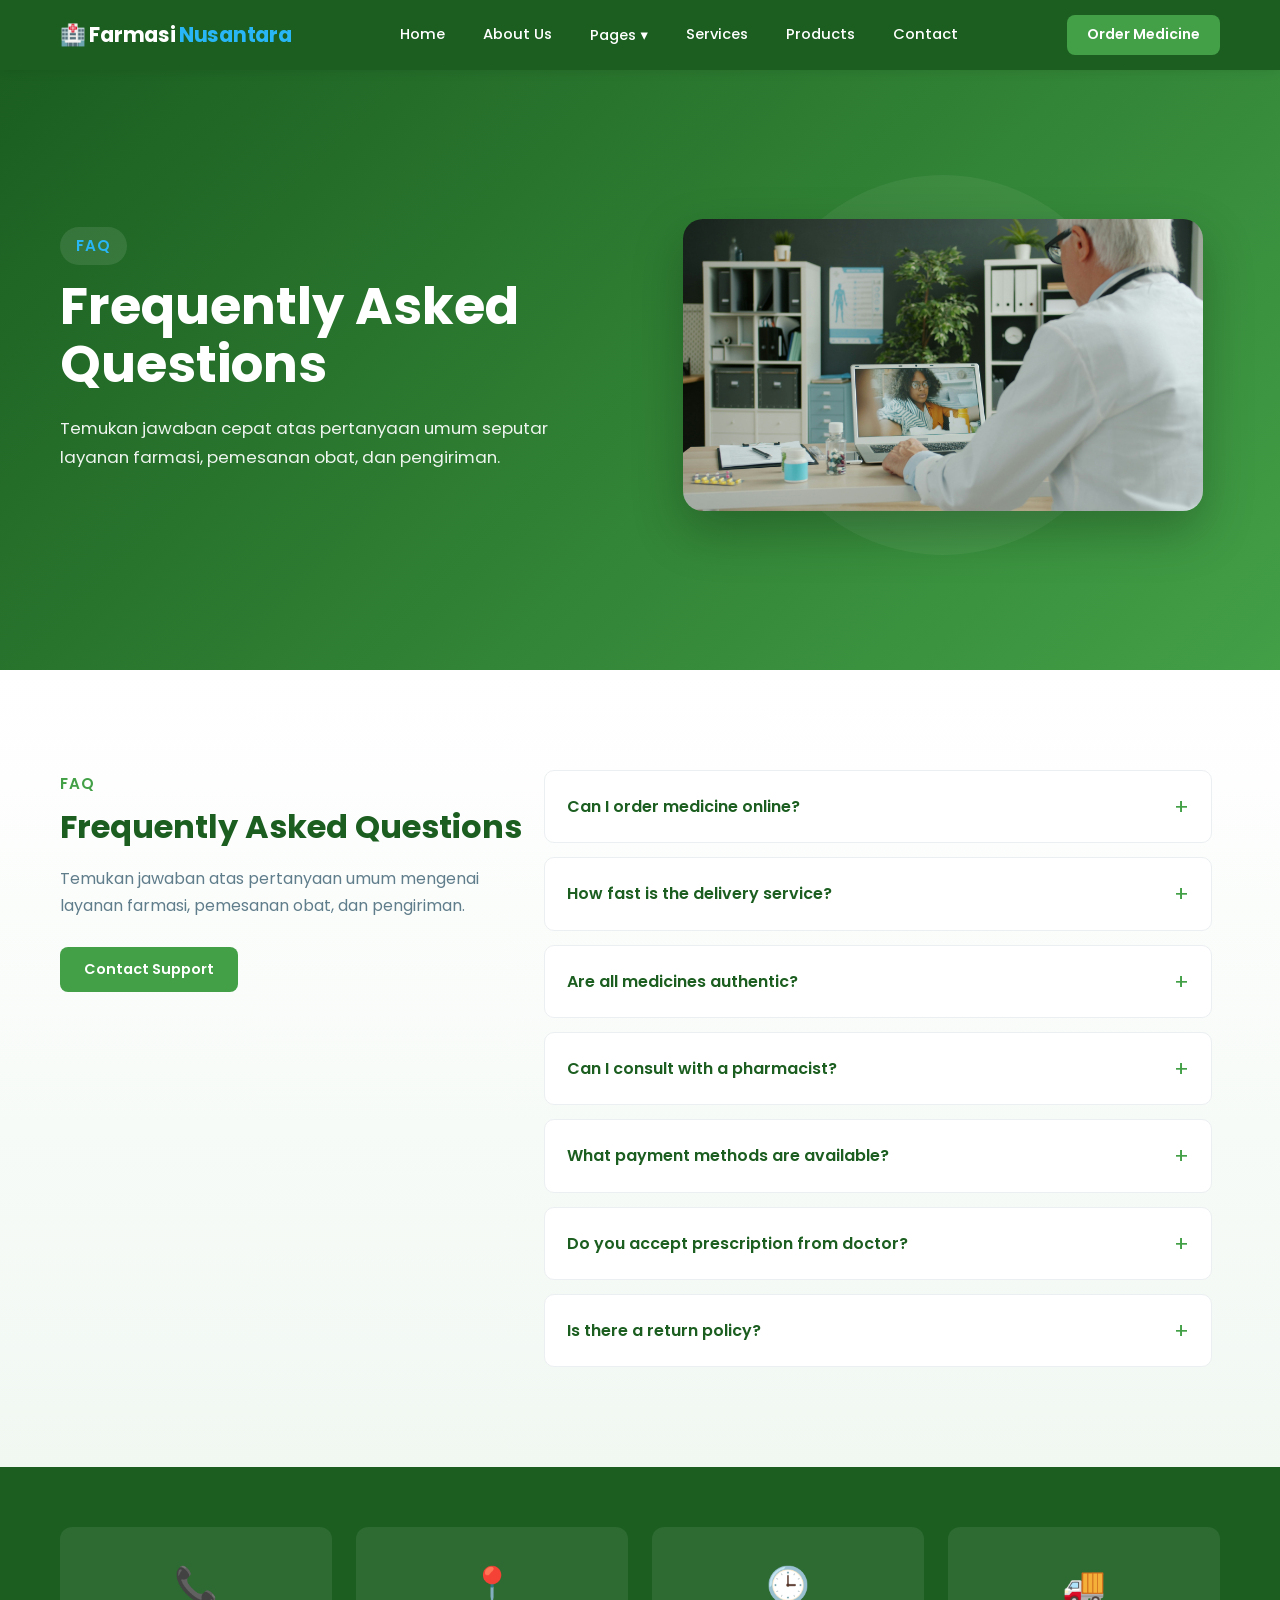
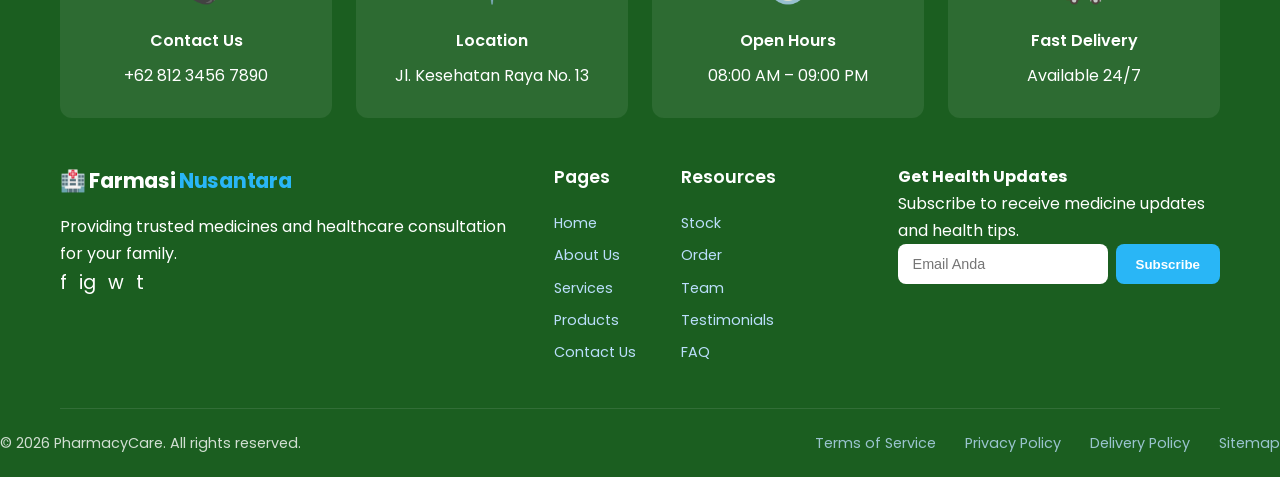
<file: faq.html>
<!DOCTYPE html>
<html lang="id">

<head>
  <meta charset="UTF-8">
  <meta name="viewport" content="width=device-width, initial-scale=1.0">
  <title>FAQ - Farmasi Nusantara</title>
  <link rel="stylesheet" href="style-modern.css">
  <link href="https://fonts.googleapis.com/css2?family=Poppins:wght@400;500;600;700&display=swap" rel="stylesheet">
</head>

<body>

  <!-- NAVBAR -->
  <header class="navbar">
    <div class="nav-container">
      <div class="logo">🏥 Farmasi <span>Nusantara</span></div>
      <nav class="nav-menu">
        <a href="index-modern.html">Home</a>
        <a href="about.html">About Us</a>
        <div class="dropdown">
          <a href="#" class="dropbtn">Pages ▾</a>
          <div class="dropdown-content">
            <a href="stok.html">Stock</a>
            <a href="order.html">Order</a>
            <a href="team.html">Team</a>
            <a href="testimonials.html">Testimonials</a>
            <a href="faq.html">FAQ</a>
          </div>
        </div>
        <a href="services.html">Services</a>
        <a href="produk.html">Products</a>
        <a href="kontak.html">Contact</a>
      </nav>
      <button class="mobile-menu-btn" onclick="toggleMobileMenu()" aria-label="Menu"><svg
          xmlns="http://www.w3.org/2000/svg" width="22" height="22" viewBox="0 0 24 24" fill="none"
          stroke="currentColor" stroke-width="2.5" stroke-linecap="round" stroke-linejoin="round">
          <line x1="3" y1="6" x2="21" y2="6" />
          <line x1="3" y1="12" x2="21" y2="12" />
          <line x1="3" y1="18" x2="21" y2="18" />
        </svg></button>
      <a href="order.html" class="btn btn-consult open-order-modal">Order Medicine</a>
    </div>
  </header>

  <!-- HERO -->
  <section class="hero" style="padding: 70px 0 80px;">
    <div class="container">
      <div class="hero-grid">
        <div class="hero-content">
          <span class="hero-label">FAQ</span>
          <h1 class="hero-title">Frequently Asked Questions</h1>
          <p class="hero-desc">Temukan jawaban cepat atas pertanyaan umum seputar layanan farmasi, pemesanan obat, dan
            pengiriman.</p>
        </div>
        <div class="hero-visual">
          <div class="hero-shape"></div>
          <img src="assets/vitaly-gariev-sLddRFha0_Q-unsplash.jpg" alt="FAQ" class="hero-img">
        </div>
      </div>
    </div>
  </section>

  <!-- FAQ -->
  <section id="faq" class="faq fade-in">
    <div class="container">
      <div class="faq-grid">
        <div class="faq-intro">
          <span class="faq-label">FAQ</span>
          <h2>Frequently Asked Questions</h2>
          <p>Temukan jawaban atas pertanyaan umum mengenai layanan farmasi, pemesanan obat, dan pengiriman.</p>
          <a href="kontak.html" class="btn btn-primary">Contact Support</a>
        </div>
        <div class="faq-list">
          <details class="faq-item">
            <summary>Can I order medicine online?</summary>
            <p>Ya, Anda dapat memesan obat melalui website dengan cepat dan aman menggunakan form order yang tersedia.
            </p>
          </details>
          <details class="faq-item">
            <summary>How fast is the delivery service?</summary>
            <p>Pengiriman 1-3 hari kerja tergantung lokasi Anda, dengan tracking tersedia.</p>
          </details>
          <details class="faq-item">
            <summary>Are all medicines authentic?</summary>
            <p>Ya, semua obat terdaftar resmi BPOM dan memiliki sertifikat keaslian.</p>
          </details>
          <details class="faq-item">
            <summary>Can I consult with a pharmacist?</summary>
            <p>Tersedia konsultasi 24/7 via WhatsApp atau telepon dengan apoteker profesional kami.</p>
          </details>
          <details class="faq-item">
            <summary>What payment methods are available?</summary>
            <p>Kami menerima Transfer Bank, E-Wallet (GoPay/OVO/DANA), dan COD.</p>
          </details>
          <details class="faq-item">
            <summary>Do you accept prescription from doctor?</summary>
            <p>Ya, Anda dapat mengirim foto resep dokter via form order atau WhatsApp untuk diverifikasi apoteker kami.
            </p>
          </details>
          <details class="faq-item">
            <summary>Is there a return policy?</summary>
            <p>Obat yang sudah dibuka tidak dapat dikembalikan. Untuk kerusakan pengiriman, hubungi kami dalam 24 jam.
            </p>
          </details>
        </div>
      </div>
    </div>
  </section>

  <!-- FOOTER -->
  <footer class="footer">
    <div class="container">
      <div class="footer-top">
        <div class="contact-box">
          <div class="icon">📞</div>
          <h4>Contact Us</h4>
          <p>+62 812 3456 7890</p>
        </div>
        <div class="contact-box">
          <div class="icon">📍</div>
          <h4>Location</h4>
          <p>Jl. Kesehatan Raya No. 13</p>
        </div>
        <div class="contact-box">
          <div class="icon">🕒</div>
          <h4>Open Hours</h4>
          <p>08:00 AM – 09:00 PM</p>
        </div>
        <div class="contact-box">
          <div class="icon">🚚</div>
          <h4>Fast Delivery</h4>
          <p>Available 24/7</p>
        </div>
      </div>

      <div class="footer-middle">
        <div class="about-pharmacy">
          <div class="logo">🏥 Farmasi <span>Nusantara</span></div>
          <p>Providing trusted medicines and healthcare consultation for your family.</p>
          <div class="social-links">
            <a href="#">f</a>
            <a href="#">ig</a>
            <a href="#">w</a>
            <a href="#">t</a>
          </div>
        </div>
        <div class="footer-links">
          <div class="links-column">
            <h4>Pages</h4>
            <a href="index-modern.html">Home</a>
            <a href="about.html">About Us</a>
            <a href="services.html">Services</a>
            <a href="produk.html">Products</a>
            <a href="kontak.html">Contact Us</a>
          </div>
          <div class="links-column">
            <h4>Resources</h4>
            <a href="stok.html">Stock</a>
            <a href="order.html">Order</a>
            <a href="team.html">Team</a>
            <a href="testimonials.html">Testimonials</a>
            <a href="faq.html">FAQ</a>
          </div>
        </div>
        <div class="updates-box">
          <h4>Get Health Updates</h4>
          <p>Subscribe to receive medicine updates and health tips.</p>
          <form class="newsletter-form">
            <input type="email" placeholder="Email Anda">
            <button type="submit">Subscribe</button>
          </form>
        </div>
      </div>
    </div>

    <div class="footer-bottom">
      <span class="left">&copy; 2026 PharmacyCare. All rights reserved.</span>
      <span class="right">
        <a href="#">Terms of Service</a>
        <a href="#">Privacy Policy</a>
        <a href="#">Delivery Policy</a>
        <a href="#">Sitemap</a>
      </span>
    </div>
  </footer>

  <!-- ORDER MODAL -->
  <div class="order-modal-overlay" id="orderModal">
    <div class="order-modal-box">
      <div class="modal-header">
        <div class="modal-title-area">
          <div class="modal-title">Place Your Order</div>
          <div class="modal-subtitle">Order your medicine quickly and safely</div>
        </div>
        <button class="modal-close" onclick="closeOrderModal()" aria-label="Close">&times;</button>
      </div>
      <div class="modal-body">
        <form id="modal-order-form" novalidate>
          <div class="form-group">
            <label for="modal-nama">Nama Lengkap</label>
            <input type="text" id="modal-nama" name="nama" required placeholder="Masukkan nama">
          </div>
          <div class="form-group">
            <label for="modal-telepon">Nomor Telepon</label>
            <input type="tel" id="modal-telepon" name="telepon" required placeholder="+62 xxx">
          </div>
          <div class="form-group">
            <label for="modal-produk">Pilih Produk</label>
            <select id="modal-produk" name="produk" required>
              <option value="" disabled selected>Select Medicine</option>
              <option>Paracetamol 500mg</option>
              <option>Vitamin C 1000mg</option>
              <option>Antibiotic</option>
              <option>Cough Syrup</option>
            </select>
          </div>
          <div class="form-group">
            <label for="modal-jumlah">Jumlah Pesanan</label>
            <input type="number" id="modal-jumlah" name="jumlah" min="1" value="1" required>
          </div>
          <div class="form-group">
            <label for="modal-alamat">Alamat Pengiriman</label>
            <textarea id="modal-alamat" name="alamat" rows="3" required placeholder="Tulis alamat"></textarea>
          </div>
          <div class="form-group">
            <label>Metode Pembayaran</label>
            <div class="radio-group">
              <label class="radio-option"><input type="radio" name="payment" value="transfer" checked><span>Transfer
                  Bank</span></label>
              <label class="radio-option"><input type="radio" name="payment"
                  value="ewallet"><span>E-Wallet</span></label>
              <label class="radio-option"><input type="radio" name="payment" value="cod"><span>COD</span></label>
            </div>
          </div>
          <div class="form-group">
            <label for="modal-catatan">Catatan Tambahan</label>
            <textarea id="modal-catatan" name="catatan" rows="2" placeholder="Optional"></textarea>
          </div>
          <div class="modal-actions">
            <button type="button" class="btn-cancel" onclick="closeOrderModal()">Cancel</button>
            <button type="submit" class="btn-confirm">Confirm Order</button>
          </div>
        </form>
      </div>
    </div>
  </div>

  <script src="main-modern.js"></script>
</body>

</html>
</file>
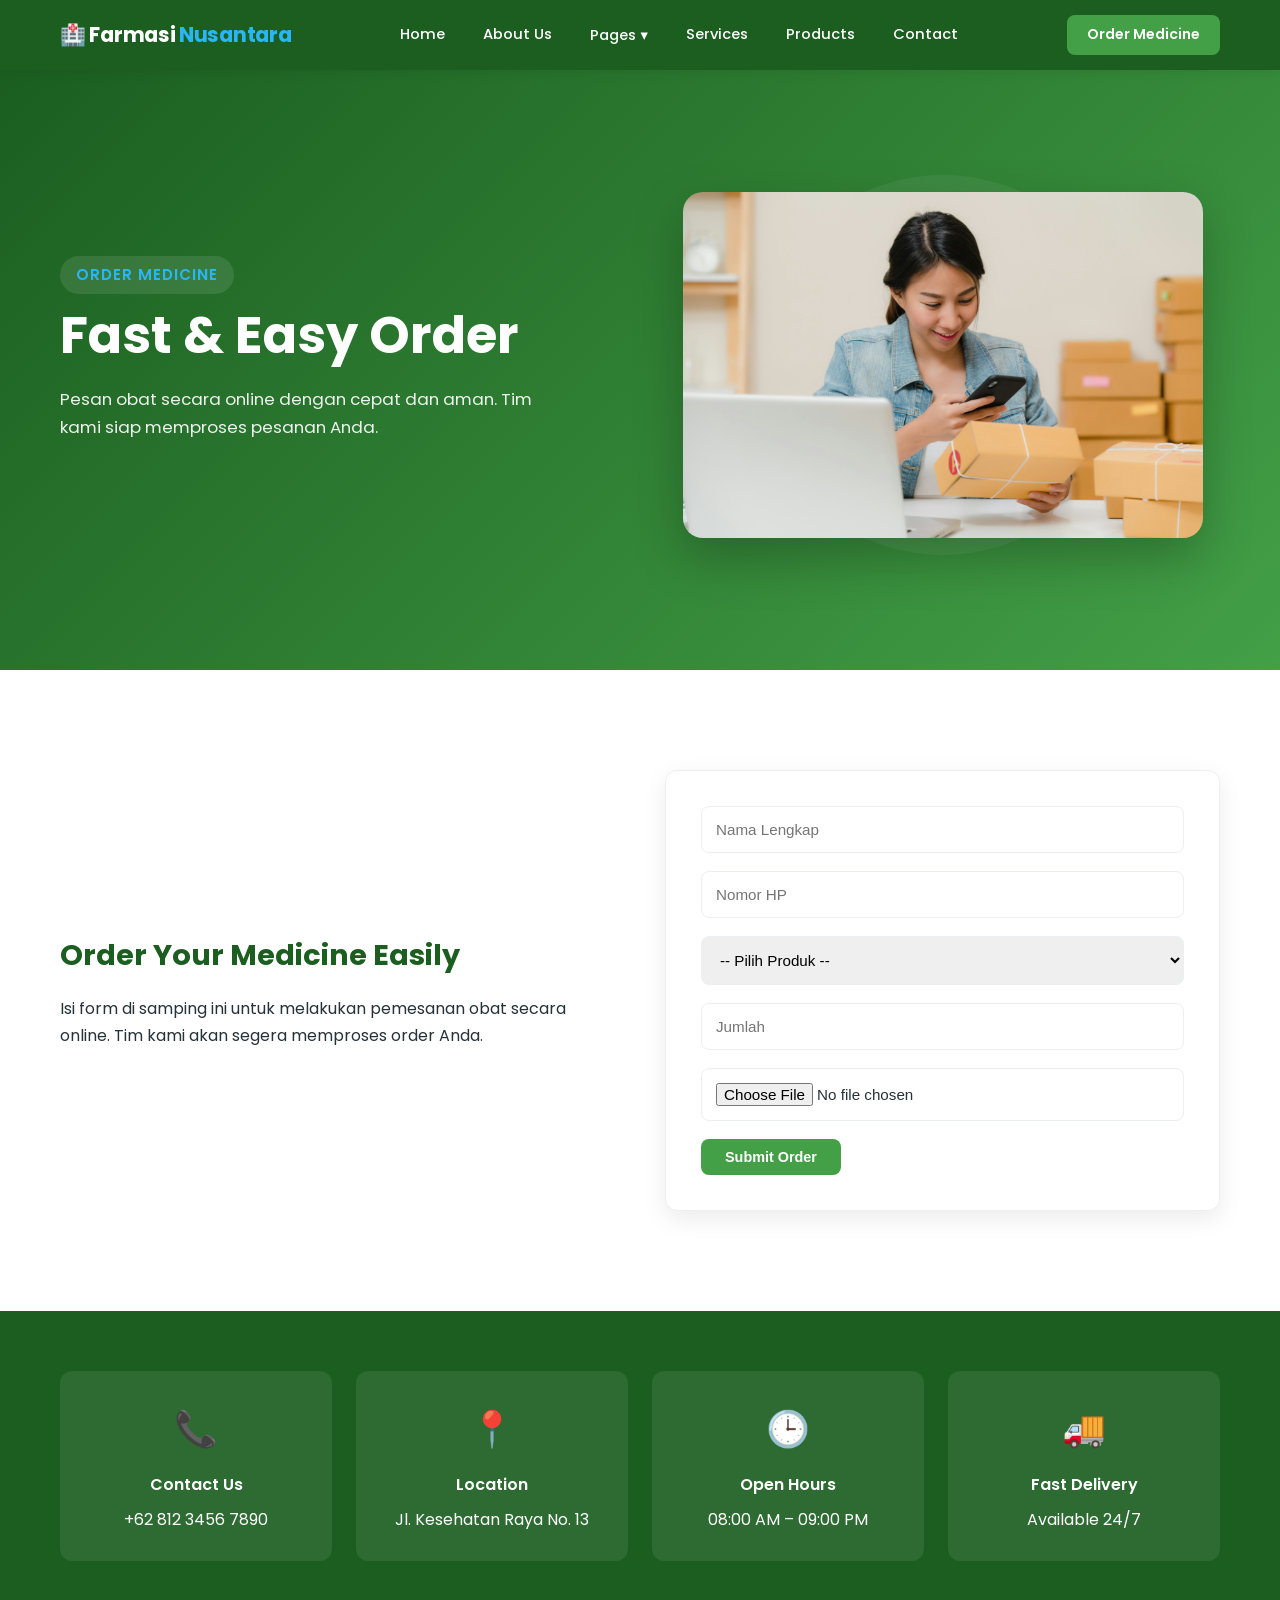
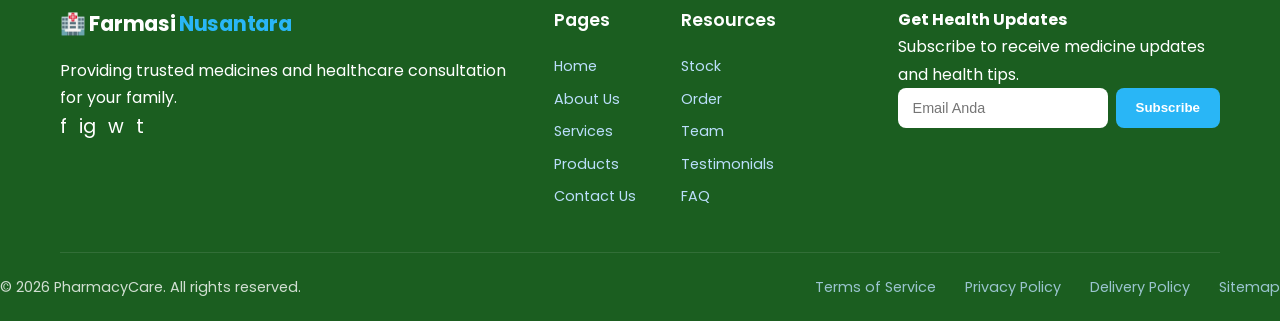
<file: order.html>
<!DOCTYPE html>
<html lang="id">

<head>
  <meta charset="UTF-8">
  <meta name="viewport" content="width=device-width, initial-scale=1.0">
  <title>Order Obat - Farmasi Nusantara</title>
  <link rel="stylesheet" href="style-modern.css">
  <link href="https://fonts.googleapis.com/css2?family=Poppins:wght@400;500;600;700&display=swap" rel="stylesheet">
</head>

<body>

  <!-- NAVBAR -->
  <header class="navbar">
    <div class="nav-container">
      <div class="logo">🏥 Farmasi <span>Nusantara</span></div>
      <nav class="nav-menu">
        <a href="index-modern.html">Home</a>
        <a href="about.html">About Us</a>
        <div class="dropdown">
          <a href="#" class="dropbtn">Pages ▾</a>
          <div class="dropdown-content">
            <a href="stok.html">Stock</a>
            <a href="order.html">Order</a>
            <a href="team.html">Team</a>
            <a href="testimonials.html">Testimonials</a>
            <a href="faq.html">FAQ</a>
          </div>
        </div>
        <a href="services.html">Services</a>
        <a href="produk.html">Products</a>
        <a href="kontak.html">Contact</a>
      </nav>
      <button class="mobile-menu-btn" onclick="toggleMobileMenu()" aria-label="Menu"><svg
          xmlns="http://www.w3.org/2000/svg" width="22" height="22" viewBox="0 0 24 24" fill="none"
          stroke="currentColor" stroke-width="2.5" stroke-linecap="round" stroke-linejoin="round">
          <line x1="3" y1="6" x2="21" y2="6" />
          <line x1="3" y1="12" x2="21" y2="12" />
          <line x1="3" y1="18" x2="21" y2="18" />
        </svg></button>
      <a href="order.html" class="btn btn-consult open-order-modal">Order Medicine</a>
    </div>
  </header>

  <!-- HERO -->
  <section class="hero" style="padding: 70px 0 80px;">
    <div class="container">
      <div class="hero-grid">
        <div class="hero-content">
          <span class="hero-label">Order Medicine</span>
          <h1 class="hero-title">Fast & Easy Order</h1>
          <p class="hero-desc">Pesan obat secara online dengan cepat dan aman. Tim kami siap memproses pesanan Anda.</p>
        </div>
        <div class="hero-visual">
          <div class="hero-shape"></div>
          <img src="assets/rifki-kurniawan-k63Or81F8-M-unsplash.jpg" alt="Order" class="hero-img">
        </div>
      </div>
    </div>
  </section>

  <section class="order">
    <div class="container">
      <div class="order-grid">
        <div class="order-text">
          <h2>Order Your Medicine Easily</h2>
          <p>Isi form di samping ini untuk melakukan pemesanan obat secara online. Tim kami akan segera memproses order
            Anda.</p>
        </div>
        <form id="order-form" class="order-form" novalidate>
          <div class="form-group">
            <input type="text" id="nama" name="nama" required placeholder="Nama Lengkap">
          </div>
          <div class="form-group">
            <input type="tel" id="telepon" name="telepon" required placeholder="Nomor HP">
          </div>
          <div class="form-group">
            <select id="produk" name="produk" required>
              <option value="">-- Pilih Produk --</option>
              <option>Paracetamol 500mg</option>
              <option>Vitamin C</option>
              <option>Cough Syrup</option>
              <option>Antacid Syrup</option>
            </select>
          </div>
          <div class="form-group">
            <input type="number" id="jumlah" name="jumlah" required min="1" placeholder="Jumlah">
          </div>
          <div class="form-group">
            <input type="file" id="resep" name="resep" accept="image/*,.pdf">
          </div>
          <button type="submit" class="btn btn-primary">Submit Order</button>
        </form>
      </div>
    </div>
  </section>

  <!-- FOOTER -->
  <footer class="footer">
    <div class="container">
      <div class="footer-top">
        <div class="contact-box">
          <div class="icon">📞</div>
          <h4>Contact Us</h4>
          <p>+62 812 3456 7890</p>
        </div>
        <div class="contact-box">
          <div class="icon">📍</div>
          <h4>Location</h4>
          <p>Jl. Kesehatan Raya No. 13</p>
        </div>
        <div class="contact-box">
          <div class="icon">🕒</div>
          <h4>Open Hours</h4>
          <p>08:00 AM – 09:00 PM</p>
        </div>
        <div class="contact-box">
          <div class="icon">🚚</div>
          <h4>Fast Delivery</h4>
          <p>Available 24/7</p>
        </div>
      </div>

      <div class="footer-middle">
        <div class="about-pharmacy">
          <div class="logo">🏥 Farmasi <span>Nusantara</span></div>
          <p>Providing trusted medicines and healthcare consultation for your family.</p>
          <div class="social-links">
            <a href="#">f</a>
            <a href="#">ig</a>
            <a href="#">w</a>
            <a href="#">t</a>
          </div>
        </div>
        <div class="footer-links">
          <div class="links-column">
            <h4>Pages</h4>
            <a href="index-modern.html">Home</a>
            <a href="about.html">About Us</a>
            <a href="services.html">Services</a>
            <a href="produk.html">Products</a>
            <a href="kontak.html">Contact Us</a>
          </div>
          <div class="links-column">
            <h4>Resources</h4>
            <a href="stok.html">Stock</a>
            <a href="order.html">Order</a>
            <a href="team.html">Team</a>
            <a href="testimonials.html">Testimonials</a>
            <a href="faq.html">FAQ</a>
          </div>
        </div>
        <div class="updates-box">
          <h4>Get Health Updates</h4>
          <p>Subscribe to receive medicine updates and health tips.</p>
          <form class="newsletter-form">
            <input type="email" placeholder="Email Anda">
            <button type="submit">Subscribe</button>
          </form>
        </div>
      </div>
    </div>

    <div class="footer-bottom">
      <span class="left">&copy; 2026 PharmacyCare. All rights reserved.</span>
      <span class="right">
        <a href="#">Terms of Service</a>
        <a href="#">Privacy Policy</a>
        <a href="#">Delivery Policy</a>
        <a href="#">Sitemap</a>
      </span>
    </div>
  </footer>

  <!-- ORDER MODAL -->
  <div class="order-modal-overlay" id="orderModal">
    <div class="order-modal-box">
      <div class="modal-header">
        <div class="modal-title-area">
          <div class="modal-title">Place Your Order</div>
          <div class="modal-subtitle">Order your medicine quickly and safely</div>
        </div>
        <button class="modal-close" onclick="closeOrderModal()" aria-label="Close">&times;</button>
      </div>
      <div class="modal-body">
        <form id="modal-order-form" novalidate>
          <div class="form-group">
            <label for="modal-nama">Nama Lengkap</label>
            <input type="text" id="modal-nama" name="nama" required placeholder="Masukkan nama">
          </div>
          <div class="form-group">
            <label for="modal-telepon">Nomor Telepon</label>
            <input type="tel" id="modal-telepon" name="telepon" required placeholder="+62 xxx">
          </div>
          <div class="form-group">
            <label for="modal-produk">Pilih Produk</label>
            <select id="modal-produk" name="produk" required>
              <option value="" disabled selected>Select Medicine</option>
              <option>Paracetamol 500mg</option>
              <option>Vitamin C 1000mg</option>
              <option>Antibiotic</option>
              <option>Cough Syrup</option>
            </select>
          </div>
          <div class="form-group">
            <label for="modal-jumlah">Jumlah Pesanan</label>
            <input type="number" id="modal-jumlah" name="jumlah" min="1" value="1" required>
          </div>
          <div class="form-group">
            <label for="modal-alamat">Alamat Pengiriman</label>
            <textarea id="modal-alamat" name="alamat" rows="3" required placeholder="Tulis alamat"></textarea>
          </div>
          <div class="form-group">
            <label>Metode Pembayaran</label>
            <div class="radio-group">
              <label class="radio-option"><input type="radio" name="payment" value="transfer" checked><span>Transfer
                  Bank</span></label>
              <label class="radio-option"><input type="radio" name="payment"
                  value="ewallet"><span>E-Wallet</span></label>
              <label class="radio-option"><input type="radio" name="payment" value="cod"><span>COD</span></label>
            </div>
          </div>
          <div class="form-group">
            <label for="modal-catatan">Catatan Tambahan</label>
            <textarea id="modal-catatan" name="catatan" rows="2" placeholder="Optional"></textarea>
          </div>
          <div class="modal-actions">
            <button type="button" class="btn-cancel" onclick="closeOrderModal()">Cancel</button>
            <button type="submit" class="btn-confirm">Confirm Order</button>
          </div>
        </form>
      </div>
    </div>
  </div>

  <div id="lightbox">
    <div class="lb-content" style="position: relative;">
      <a href="#" class="lb-close" onclick="closeLightbox()">&times;</a>
      <h2>✓ Pesan Terkirim!</h2>
      <p>Pesan Anda sudah kami terima. Tim kami akan respons dalam 24 jam kerja.</p>
      <button class="btn btn-primary" onclick="closeLightbox()" style="margin-top: 14px;">Tutup</button>
    </div>
  </div>

  <script>
    function closeLightbox() {
      document.getElementById('lightbox').classList.remove('active');
    }

    document.getElementById('lightbox').addEventListener('click', e => {
      if (e.target === e.currentTarget) closeLightbox();
    });

    document.addEventListener('keydown', e => {
      if (e.key === 'Escape') closeLightbox();
    });

    function toggleMobileMenu() {
      document.querySelector('.nav-menu').classList.toggle('mobile-open');
    }

    document.addEventListener('DOMContentLoaded', () => {
      const form = document.getElementById('order-form');
      if (form) {
        form.addEventListener('submit', e => {
          e.preventDefault();
          if (form.checkValidity()) {
            document.getElementById('lightbox').classList.add('active');
            form.reset();
          } else {
            form.reportValidity();
          }
        });
      }
    });
  </script>

  <script src="main-modern.js"></script>
</body>

</html>
</file>
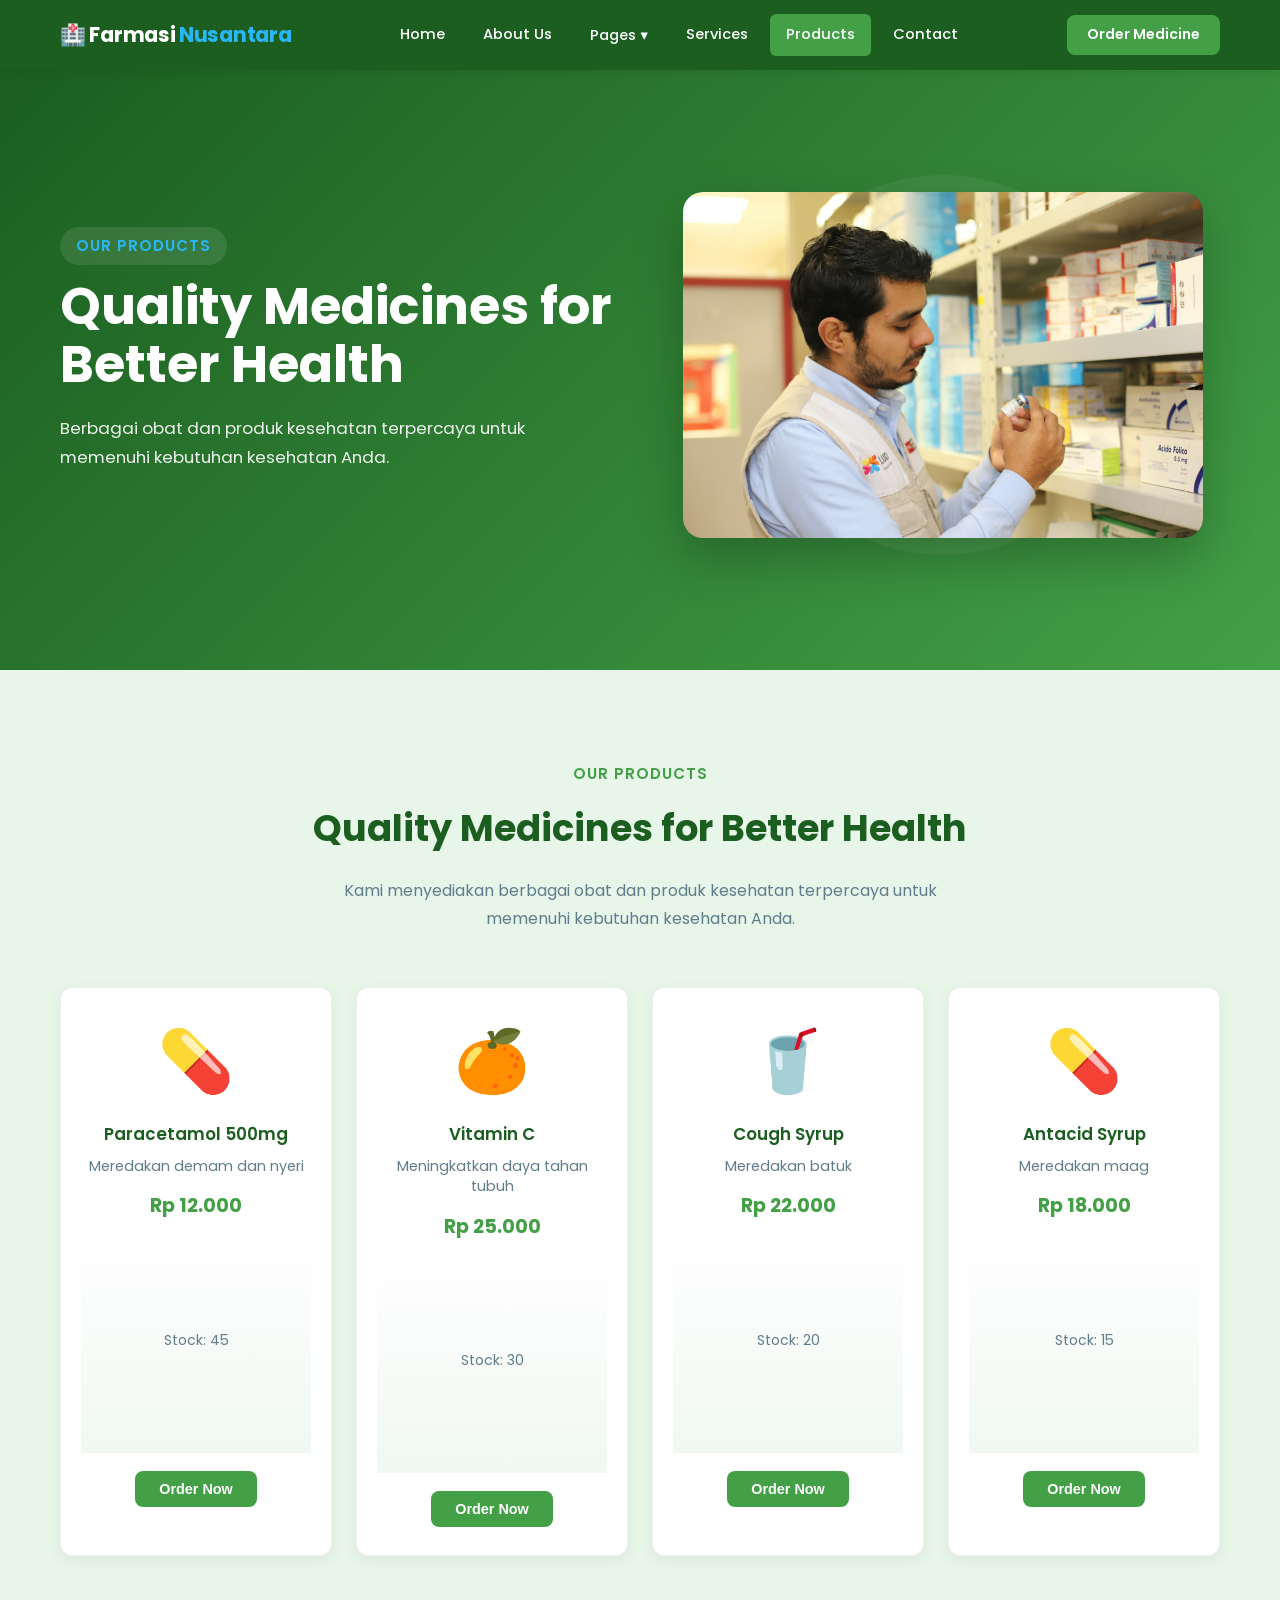
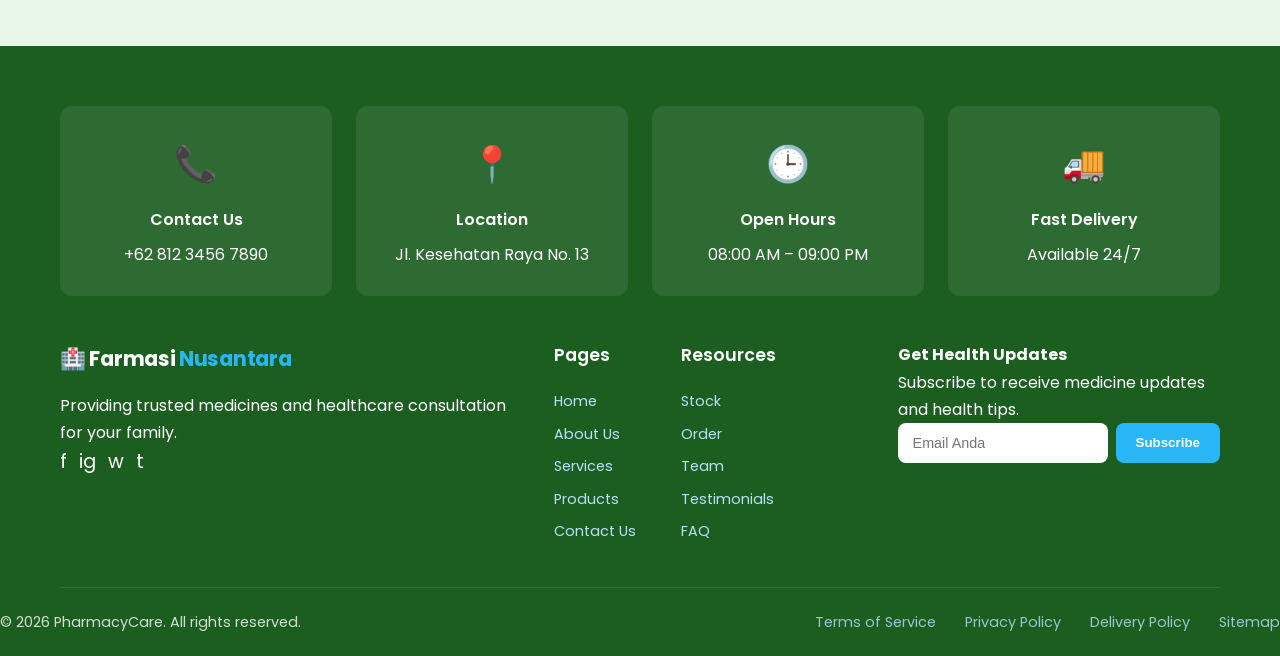
<file: produk.html>
<!DOCTYPE html>
<html lang="id">

<head>
  <meta charset="UTF-8">
  <meta name="viewport" content="width=device-width, initial-scale=1.0">
  <title>Katalog Produk - Farmasi Nusantara</title>
  <link rel="stylesheet" href="style-modern.css">
  <link href="https://fonts.googleapis.com/css2?family=Poppins:wght@400;500;600;700&display=swap" rel="stylesheet">
</head>

<body>

  <!-- NAVBAR -->
  <header class="navbar">
    <div class="nav-container">
      <div class="logo">🏥 Farmasi <span>Nusantara</span></div>
      <nav class="nav-menu">
        <a href="index-modern.html">Home</a>
        <a href="about.html">About Us</a>
        <div class="dropdown">
          <a href="#" class="dropbtn">Pages ▾</a>
          <div class="dropdown-content">
            <a href="stok.html">Stock</a>
            <a href="order.html">Order</a>
            <a href="team.html">Team</a>
            <a href="testimonials.html">Testimonials</a>
            <a href="faq.html">FAQ</a>
          </div>
        </div>
        <a href="services.html">Services</a>
        <a href="produk.html" class="active">Products</a>
        <a href="kontak.html">Contact</a>
      </nav>
      <button class="mobile-menu-btn" onclick="toggleMobileMenu()" aria-label="Menu"><svg
          xmlns="http://www.w3.org/2000/svg" width="22" height="22" viewBox="0 0 24 24" fill="none"
          stroke="currentColor" stroke-width="2.5" stroke-linecap="round" stroke-linejoin="round">
          <line x1="3" y1="6" x2="21" y2="6" />
          <line x1="3" y1="12" x2="21" y2="12" />
          <line x1="3" y1="18" x2="21" y2="18" />
        </svg></button>
      <a href="order.html" class="btn btn-consult open-order-modal">Order Medicine</a>
    </div>
  </header>

  <!-- HERO -->
  <section class="hero" style="padding: 70px 0 80px;">
    <div class="container">
      <div class="hero-grid">
        <div class="hero-content">
          <span class="hero-label">Our Products</span>
          <h1 class="hero-title">Quality Medicines for Better Health</h1>
          <p class="hero-desc">Berbagai obat dan produk kesehatan terpercaya untuk memenuhi kebutuhan kesehatan Anda.
          </p>
        </div>
        <div class="hero-visual">
          <div class="hero-shape"></div>
          <img src="assets/su-salud-ydrlq08RGSw-unsplash.jpg" alt="Products" class="hero-img">
        </div>
      </div>
    </div>
  </section>


  <section class="products">
    <div class="container">
      <div class="products-header">
        <span class="products-label">Our Products</span>
        <h2>Quality Medicines for Better Health</h2>
        <p>Kami menyediakan berbagai obat dan produk kesehatan terpercaya untuk memenuhi kebutuhan kesehatan Anda.</p>
      </div>
      <div class="product-grid" id="product-list"></div>
    </div>
  </section>

  <!-- ORDER MODAL -->
  <div class="order-modal-overlay" id="orderModal">
    <div class="order-modal-box">
      <div class="modal-header">
        <div class="modal-title-area">
          <div class="modal-title">Place Your Order</div>
          <div class="modal-subtitle">Order your medicine quickly and safely</div>
        </div>
        <button class="modal-close" onclick="closeOrderModal()" aria-label="Close">&times;</button>
      </div>
      <div class="modal-body">
        <form id="modal-order-form" novalidate>
          <div class="form-group">
            <label for="modal-nama">Nama Lengkap</label>
            <input type="text" id="modal-nama" name="nama" required placeholder="Masukkan nama">
          </div>
          <div class="form-group">
            <label for="modal-telepon">Nomor Telepon</label>
            <input type="tel" id="modal-telepon" name="telepon" required placeholder="+62 xxx">
          </div>
          <div class="form-group">
            <label for="modal-produk">Pilih Produk</label>
            <select id="modal-produk" name="produk" required>
              <option value="" disabled selected>Select Medicine</option>
              <option>Paracetamol 500mg</option>
              <option>Vitamin C 1000mg</option>
              <option>Antibiotic</option>
              <option>Cough Syrup</option>
            </select>
          </div>
          <div class="form-group">
            <label for="modal-jumlah">Jumlah Pesanan</label>
            <input type="number" id="modal-jumlah" name="jumlah" min="1" value="1" required>
          </div>
          <div class="form-group">
            <label for="modal-alamat">Alamat Pengiriman</label>
            <textarea id="modal-alamat" name="alamat" rows="3" required placeholder="Tulis alamat"></textarea>
          </div>
          <div class="form-group">
            <label>Metode Pembayaran</label>
            <div class="radio-group">
              <label class="radio-option"><input type="radio" name="payment" value="transfer" checked><span>Transfer
                  Bank</span></label>
              <label class="radio-option"><input type="radio" name="payment"
                  value="ewallet"><span>E-Wallet</span></label>
              <label class="radio-option"><input type="radio" name="payment" value="cod"><span>COD</span></label>
            </div>
          </div>
          <div class="form-group">
            <label for="modal-catatan">Catatan Tambahan</label>
            <textarea id="modal-catatan" name="catatan" rows="2" placeholder="Optional"></textarea>
          </div>
          <div class="modal-actions">
            <button type="button" class="btn-cancel" onclick="closeOrderModal()">Cancel</button>
            <button type="submit" class="btn-confirm">Confirm Order</button>
          </div>
        </form>
      </div>
    </div>
  </div>

  <!-- FOOTER -->
  <footer class="footer">
    <div class="container">
      <div class="footer-top">
        <div class="contact-box">
          <div class="icon">📞</div>
          <h4>Contact Us</h4>
          <p>+62 812 3456 7890</p>
        </div>
        <div class="contact-box">
          <div class="icon">📍</div>
          <h4>Location</h4>
          <p>Jl. Kesehatan Raya No. 13</p>
        </div>
        <div class="contact-box">
          <div class="icon">🕒</div>
          <h4>Open Hours</h4>
          <p>08:00 AM – 09:00 PM</p>
        </div>
        <div class="contact-box">
          <div class="icon">🚚</div>
          <h4>Fast Delivery</h4>
          <p>Available 24/7</p>
        </div>
      </div>

      <div class="footer-middle">
        <div class="about-pharmacy">
          <div class="logo">🏥 Farmasi <span>Nusantara</span></div>
          <p>Providing trusted medicines and healthcare consultation for your family.</p>
          <div class="social-links">
            <a href="#">f</a>
            <a href="#">ig</a>
            <a href="#">w</a>
            <a href="#">t</a>
          </div>
        </div>
        <div class="footer-links">
          <div class="links-column">
            <h4>Pages</h4>
            <a href="index-modern.html">Home</a>
            <a href="about.html">About Us</a>
            <a href="services.html">Services</a>
            <a href="produk.html">Products</a>
            <a href="kontak.html">Contact Us</a>
          </div>
          <div class="links-column">
            <h4>Resources</h4>
            <a href="stok.html">Stock</a>
            <a href="order.html">Order</a>
            <a href="team.html">Team</a>
            <a href="testimonials.html">Testimonials</a>
            <a href="faq.html">FAQ</a>
          </div>
        </div>
        <div class="updates-box">
          <h4>Get Health Updates</h4>
          <p>Subscribe to receive medicine updates and health tips.</p>
          <form class="newsletter-form">
            <input type="email" placeholder="Email Anda">
            <button type="submit">Subscribe</button>
          </form>
        </div>
      </div>
    </div>

    <div class="footer-bottom">
      <span class="left">&copy; 2026 PharmacyCare. All rights reserved.</span>
      <span class="right">
        <a href="#">Terms of Service</a>
        <a href="#">Privacy Policy</a>
        <a href="#">Delivery Policy</a>
        <a href="#">Sitemap</a>
      </span>
    </div>
  </footer>

  <script src="main-modern.js"></script>
</body>

</html>
</file>
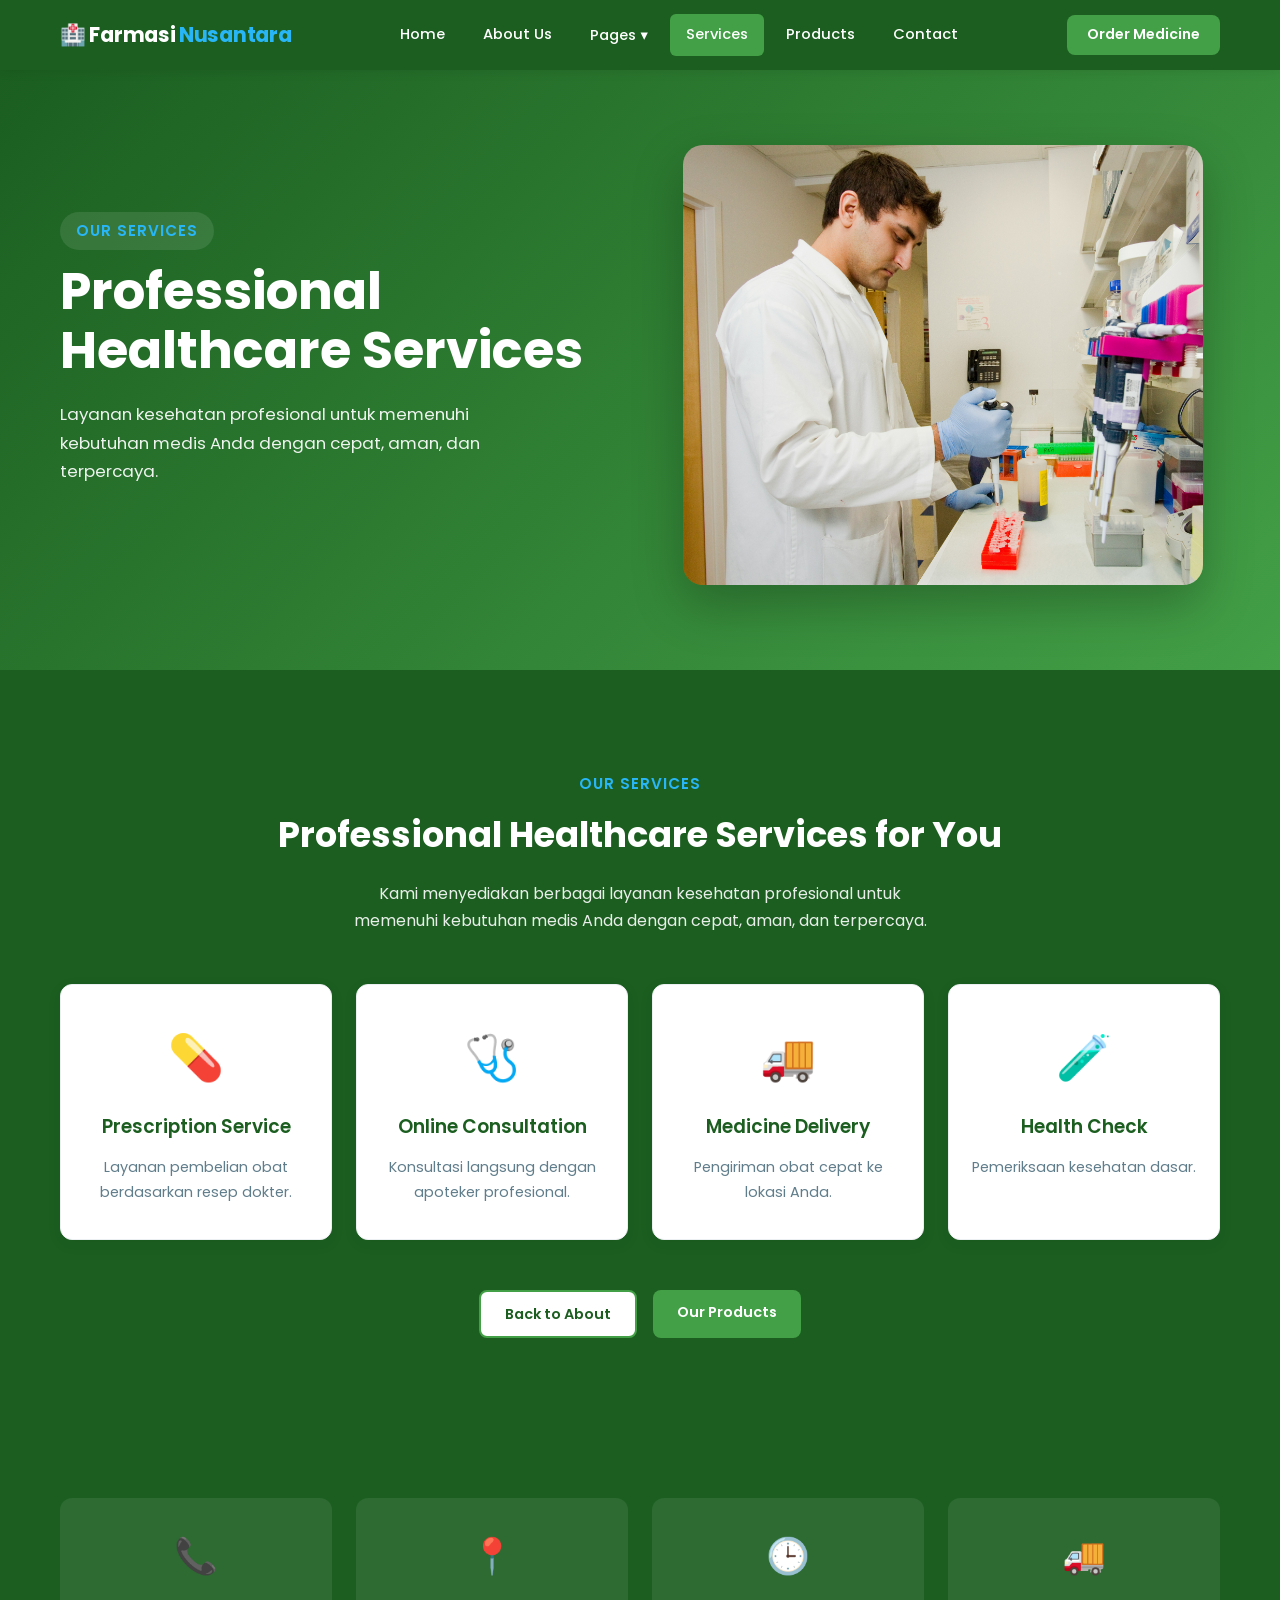
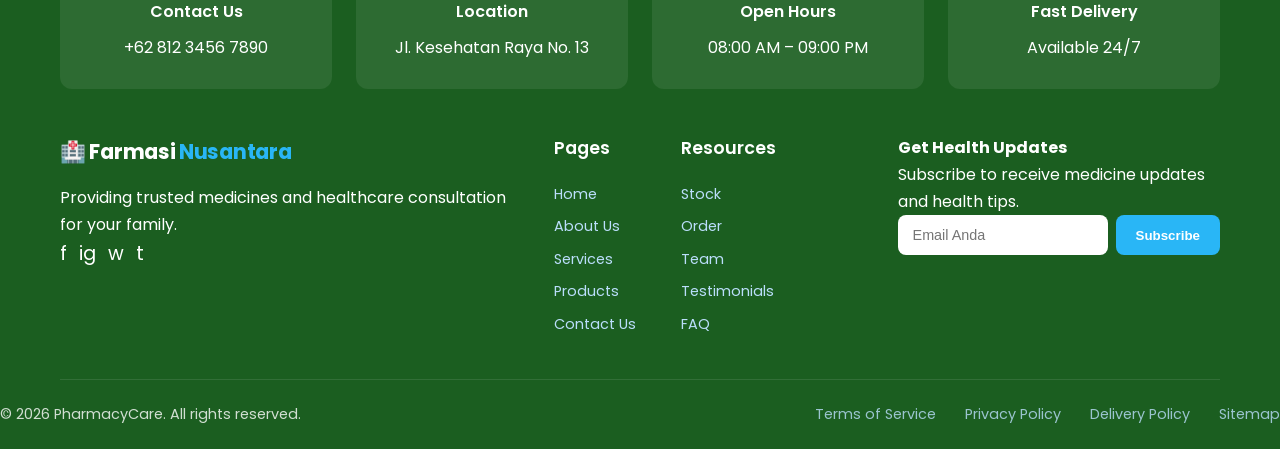
<file: services.html>
<!DOCTYPE html>
<html lang="id">

<head>
  <meta charset="UTF-8">
  <meta name="viewport" content="width=device-width, initial-scale=1.0">
  <title>Services - Farmasi Nusantara</title>
  <link rel="stylesheet" href="style-modern.css">
  <link href="https://fonts.googleapis.com/css2?family=Poppins:wght@400;500;600;700&display=swap" rel="stylesheet">
</head>

<body>

  <!-- NAVBAR -->
  <header class="navbar">
    <div class="nav-container">
      <div class="logo">🏥 Farmasi <span>Nusantara</span></div>
      <nav class="nav-menu">
        <a href="index-modern.html">Home</a>
        <a href="about.html">About Us</a>
        <div class="dropdown">
          <a href="#" class="dropbtn">Pages ▾</a>
          <div class="dropdown-content">
            <a href="stok.html">Stock</a>
            <a href="order.html">Order</a>
            <a href="team.html">Team</a>
            <a href="testimonials.html">Testimonials</a>
            <a href="faq.html">FAQ</a>
          </div>
        </div>
        <a href="services.html" class="active">Services</a>
        <a href="produk.html">Products</a>
        <a href="kontak.html">Contact</a>
      </nav>
      <button class="mobile-menu-btn" onclick="toggleMobileMenu()" aria-label="Menu"><svg
          xmlns="http://www.w3.org/2000/svg" width="22" height="22" viewBox="0 0 24 24" fill="none"
          stroke="currentColor" stroke-width="2.5" stroke-linecap="round" stroke-linejoin="round">
          <line x1="3" y1="6" x2="21" y2="6" />
          <line x1="3" y1="12" x2="21" y2="12" />
          <line x1="3" y1="18" x2="21" y2="18" />
        </svg></button>
      <a href="order.html" class="btn btn-consult open-order-modal">Order Medicine</a>
    </div>
  </header>

  <!-- HERO -->
  <section class="hero" style="padding: 70px 0 80px;">
    <div class="container">
      <div class="hero-grid">
        <div class="hero-content">
          <span class="hero-label">Our Services</span>
          <h1 class="hero-title">Professional Healthcare Services</h1>
          <p class="hero-desc">Layanan kesehatan profesional untuk memenuhi kebutuhan medis Anda dengan cepat, aman, dan
            terpercaya.</p>
        </div>
        <div class="hero-visual">
          <div class="hero-shape"></div>
          <img src="assets/national-cancer-institute-eHBGiF1MX74-unsplash.jpg" alt="Services" class="hero-img">
        </div>
      </div>
    </div>
  </section>

  <!-- SERVICES -->
  <section id="services" class="services fade-in">
    <div class="container">
      <div class="services-header">
        <span class="services-label">Our Services</span>
        <h2>Professional Healthcare Services for You</h2>
        <p>Kami menyediakan berbagai layanan kesehatan profesional untuk memenuhi kebutuhan medis Anda dengan cepat,
          aman, dan terpercaya.</p>
      </div>
      <div class="services-grid">
        <div class="service-card">
          <div class="service-icon">💊</div>
          <h3>Prescription Service</h3>
          <p>Layanan pembelian obat berdasarkan resep dokter.</p>
        </div>
        <div class="service-card">
          <div class="service-icon">🩺</div>
          <h3>Online Consultation</h3>
          <p>Konsultasi langsung dengan apoteker profesional.</p>
        </div>
        <div class="service-card">
          <div class="service-icon">🚚</div>
          <h3>Medicine Delivery</h3>
          <p>Pengiriman obat cepat ke lokasi Anda.</p>
        </div>
        <div class="service-card">
          <div class="service-icon">🧪</div>
          <h3>Health Check</h3>
          <p>Pemeriksaan kesehatan dasar.</p>
        </div>
      </div>
      <div class="services-buttons">
        <a href="about.html" class="btn btn-secondary">Back to About</a>
        <a href="produk.html" class="btn btn-primary">Our Products</a>
      </div>
    </div>
  </section>

  <!-- ORDER MODAL -->
  <div class="order-modal-overlay" id="orderModal">
    <div class="order-modal-box">
      <div class="modal-header">
        <div class="modal-title-area">
          <div class="modal-title">Place Your Order</div>
          <div class="modal-subtitle">Order your medicine quickly and safely</div>
        </div>
        <button class="modal-close" onclick="closeOrderModal()" aria-label="Close">&times;</button>
      </div>
      <div class="modal-body">
        <form id="modal-order-form" novalidate>
          <div class="form-group">
            <label for="modal-nama">Nama Lengkap</label>
            <input type="text" id="modal-nama" name="nama" required placeholder="Masukkan nama">
          </div>
          <div class="form-group">
            <label for="modal-telepon">Nomor Telepon</label>
            <input type="tel" id="modal-telepon" name="telepon" required placeholder="+62 xxx">
          </div>
          <div class="form-group">
            <label for="modal-produk">Pilih Produk</label>
            <select id="modal-produk" name="produk" required>
              <option value="" disabled selected>Select Medicine</option>
              <option>Paracetamol 500mg</option>
              <option>Vitamin C 1000mg</option>
              <option>Antibiotic</option>
              <option>Cough Syrup</option>
            </select>
          </div>
          <div class="form-group">
            <label for="modal-jumlah">Jumlah Pesanan</label>
            <input type="number" id="modal-jumlah" name="jumlah" min="1" value="1" required>
          </div>
          <div class="form-group">
            <label for="modal-alamat">Alamat Pengiriman</label>
            <textarea id="modal-alamat" name="alamat" rows="3" required placeholder="Tulis alamat"></textarea>
          </div>
          <div class="form-group">
            <label>Metode Pembayaran</label>
            <div class="radio-group">
              <label class="radio-option"><input type="radio" name="payment" value="transfer" checked><span>Transfer
                  Bank</span></label>
              <label class="radio-option"><input type="radio" name="payment"
                  value="ewallet"><span>E-Wallet</span></label>
              <label class="radio-option"><input type="radio" name="payment" value="cod"><span>COD</span></label>
            </div>
          </div>
          <div class="form-group">
            <label for="modal-catatan">Catatan Tambahan</label>
            <textarea id="modal-catatan" name="catatan" rows="2" placeholder="Optional"></textarea>
          </div>
          <div class="modal-actions">
            <button type="button" class="btn-cancel" onclick="closeOrderModal()">Cancel</button>
            <button type="submit" class="btn-confirm">Confirm Order</button>
          </div>
        </form>
      </div>
    </div>
  </div>

  <!-- FOOTER -->
  <footer class="footer">
    <div class="container">
      <div class="footer-top">
        <div class="contact-box">
          <div class="icon">📞</div>
          <h4>Contact Us</h4>
          <p>+62 812 3456 7890</p>
        </div>
        <div class="contact-box">
          <div class="icon">📍</div>
          <h4>Location</h4>
          <p>Jl. Kesehatan Raya No. 13</p>
        </div>
        <div class="contact-box">
          <div class="icon">🕒</div>
          <h4>Open Hours</h4>
          <p>08:00 AM – 09:00 PM</p>
        </div>
        <div class="contact-box">
          <div class="icon">🚚</div>
          <h4>Fast Delivery</h4>
          <p>Available 24/7</p>
        </div>
      </div>

      <div class="footer-middle">
        <div class="about-pharmacy">
          <div class="logo">🏥 Farmasi <span>Nusantara</span></div>
          <p>Providing trusted medicines and healthcare consultation for your family.</p>
          <div class="social-links">
            <a href="#">f</a>
            <a href="#">ig</a>
            <a href="#">w</a>
            <a href="#">t</a>
          </div>
        </div>
        <div class="footer-links">
          <div class="links-column">
            <h4>Pages</h4>
            <a href="index-modern.html">Home</a>
            <a href="about.html">About Us</a>
            <a href="services.html">Services</a>
            <a href="produk.html">Products</a>
            <a href="kontak.html">Contact Us</a>
          </div>
          <div class="links-column">
            <h4>Resources</h4>
            <a href="stok.html">Stock</a>
            <a href="order.html">Order</a>
            <a href="team.html">Team</a>
            <a href="testimonials.html">Testimonials</a>
            <a href="faq.html">FAQ</a>
          </div>
        </div>
        <div class="updates-box">
          <h4>Get Health Updates</h4>
          <p>Subscribe to receive medicine updates and health tips.</p>
          <form class="newsletter-form">
            <input type="email" placeholder="Email Anda">
            <button type="submit">Subscribe</button>
          </form>
        </div>
      </div>
    </div>

    <div class="footer-bottom">
      <span class="left">&copy; 2026 PharmacyCare. All rights reserved.</span>
      <span class="right">
        <a href="#">Terms of Service</a>
        <a href="#">Privacy Policy</a>
        <a href="#">Delivery Policy</a>
        <a href="#">Sitemap</a>
      </span>
    </div>
  </footer>

  <script src="main-modern.js"></script>
</body>

</html>
</file>
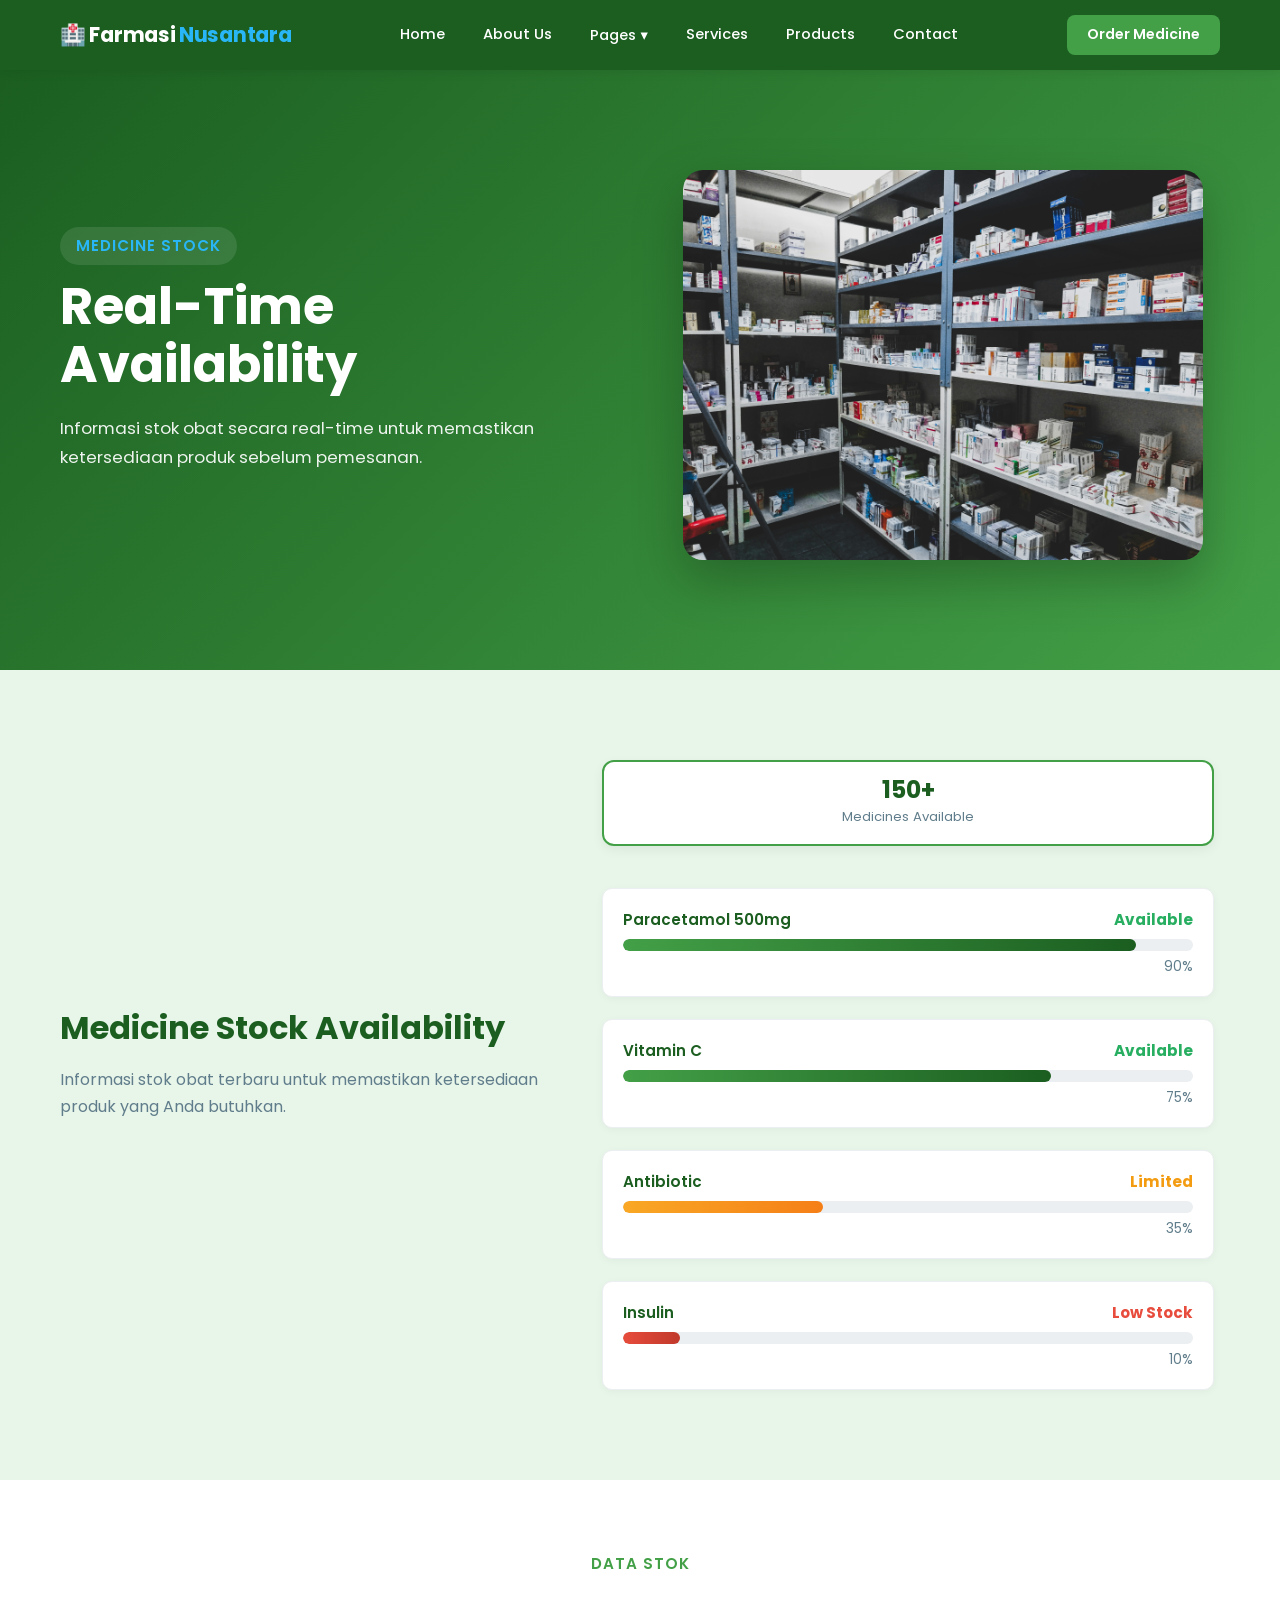
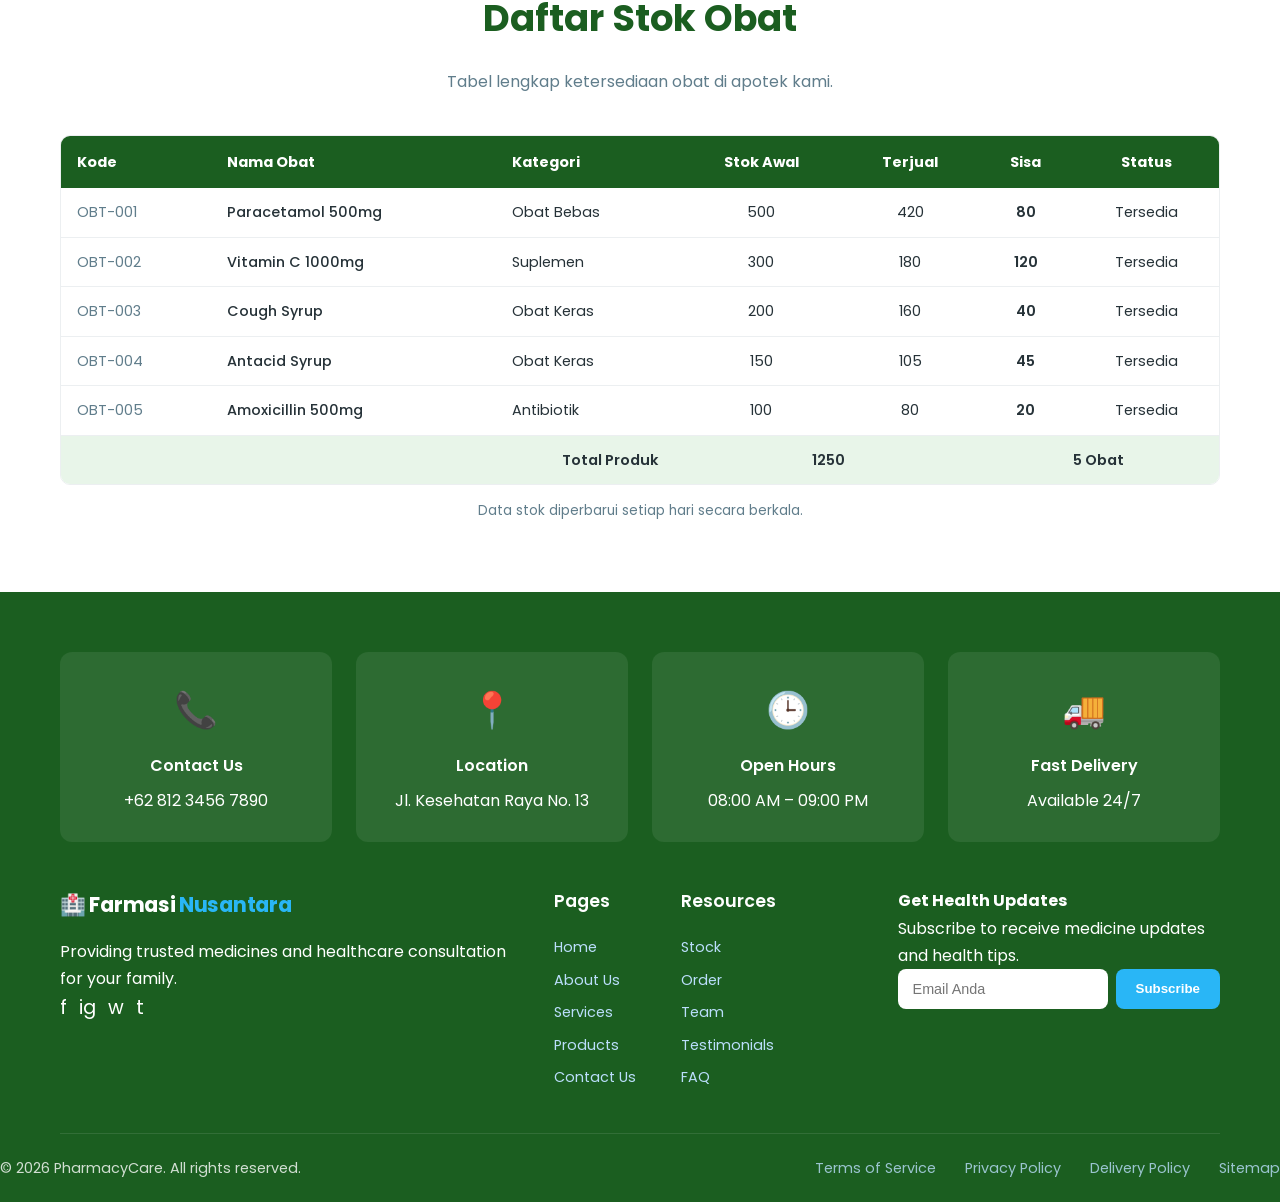
<file: stok.html>
<!DOCTYPE html>
<html lang="id">

<head>
  <meta charset="UTF-8">
  <meta name="viewport" content="width=device-width, initial-scale=1.0">
  <title>Data Stok - Farmasi Nusantara</title>
  <link rel="stylesheet" href="style-modern.css">
  <link href="https://fonts.googleapis.com/css2?family=Poppins:wght@400;500;600;700&display=swap" rel="stylesheet">
</head>

<body>

  <!-- NAVBAR -->
  <header class="navbar">
    <div class="nav-container">
      <div class="logo">🏥 Farmasi <span>Nusantara</span></div>
      <nav class="nav-menu">
        <a href="index-modern.html">Home</a>
        <a href="about.html">About Us</a>
        <div class="dropdown">
          <a href="#" class="dropbtn">Pages ▾</a>
          <div class="dropdown-content">
            <a href="stok.html">Stock</a>
            <a href="order.html">Order</a>
            <a href="team.html">Team</a>
            <a href="testimonials.html">Testimonials</a>
            <a href="faq.html">FAQ</a>
          </div>
        </div>
        <a href="services.html">Services</a>
        <a href="produk.html">Products</a>
        <a href="kontak.html">Contact</a>
      </nav>
      <button class="mobile-menu-btn" onclick="toggleMobileMenu()" aria-label="Menu"><svg
          xmlns="http://www.w3.org/2000/svg" width="22" height="22" viewBox="0 0 24 24" fill="none"
          stroke="currentColor" stroke-width="2.5" stroke-linecap="round" stroke-linejoin="round">
          <line x1="3" y1="6" x2="21" y2="6" />
          <line x1="3" y1="12" x2="21" y2="12" />
          <line x1="3" y1="18" x2="21" y2="18" />
        </svg></button>
      <a href="order.html" class="btn btn-consult open-order-modal">Order Medicine</a>
    </div>
  </header>

  <!-- HERO -->
  <section class="hero" style="padding: 70px 0 80px;">
    <div class="container">
      <div class="hero-grid">
        <div class="hero-content">
          <span class="hero-label">Medicine Stock</span>
          <h1 class="hero-title">Real-Time Availability</h1>
          <p class="hero-desc">Informasi stok obat secara real-time untuk memastikan ketersediaan produk sebelum
            pemesanan.</p>
        </div>
        <div class="hero-visual">
          <div class="hero-shape"></div>
          <img src="assets/arpad-czapp-tvP6pCnq9iI-unsplash.jpg" alt="Stock" class="hero-img">
        </div>
      </div>
    </div>
  </section>


  <!-- STOCK SECTION (full-width background green-light) -->
  <section class="stock" style="padding: 90px 0; background: var(--light-green);">
    <div class="container">
      <div class="stock-grid">
        <div class="stock-text">
          <h2>Medicine Stock Availability</h2>
          <p>Informasi stok obat terbaru untuk memastikan ketersediaan produk yang Anda butuhkan.</p>
        </div>
        <div class="stock-bars">
          <div class="stock-stat-box">
            <div class="stock-stat-number">150+</div>
            <div class="stock-stat-label">Medicines Available</div>
          </div>
          <div class="stock-item">
            <div class="stock-item-header">
              <span>Paracetamol 500mg</span>
              <span class="status-available">Available</span>
            </div>
            <div class="progress">
              <div class="progress-bar" style="width: 90%;"></div>
            </div>
            <div style="text-align: right; font-size: .85rem; color: var(--gray); margin-top: 4px;">90%</div>
          </div>
          <div class="stock-item">
            <div class="stock-item-header">
              <span>Vitamin C</span>
              <span class="status-available">Available</span>
            </div>
            <div class="progress">
              <div class="progress-bar" style="width: 75%;"></div>
            </div>
            <div style="text-align: right; font-size: .85rem; color: var(--gray); margin-top: 4px;">75%</div>
          </div>
          <div class="stock-item">
            <div class="stock-item-header">
              <span>Antibiotic</span>
              <span class="status-limited">Limited</span>
            </div>
            <div class="progress">
              <div class="progress-bar limited" style="width: 35%;"></div>
            </div>
            <div style="text-align: right; font-size: .85rem; color: var(--gray); margin-top: 4px;">35%</div>
          </div>
          <div class="stock-item">
            <div class="stock-item-header">
              <span>Insulin</span>
              <span class="status-low">Low Stock</span>
            </div>
            <div class="progress">
              <div class="progress-bar low" style="width: 10%;"></div>
            </div>
            <div style="text-align: right; font-size: .85rem; color: var(--gray); margin-top: 4px;">10%</div>
          </div>
        </div>
      </div>
    </div>
  </section>

  <!-- DATA STOK TABLE -->
  <section style="background: var(--white); padding: 70px 0;">
    <div class="container">
      <div class="products-header" style="margin-bottom: 40px;">
        <span class="products-label">Data Stok</span>
        <h2>Daftar Stok Obat</h2>
        <p>Tabel lengkap ketersediaan obat di apotek kami.</p>
      </div>
      <div class="table-wrap" style="overflow-x: auto; border-radius: 10px; border: 1px solid var(--border);">
        <table style="width: 100%; border-collapse: collapse; font-size: .9rem;">
          <thead>
            <tr style="background: var(--dark-green); color: var(--white);">
              <th style="padding: 14px 16px; text-align: left;">Kode</th>
              <th style="padding: 14px 16px; text-align: left;">Nama Obat</th>
              <th style="padding: 14px 16px; text-align: left;">Kategori</th>
              <th style="padding: 14px 16px; text-align: center;">Stok Awal</th>
              <th style="padding: 14px 16px; text-align: center;">Terjual</th>
              <th style="padding: 14px 16px; text-align: center;">Sisa</th>
              <th style="padding: 14px 16px; text-align: center;">Status</th>
            </tr>
          </thead>
          <tbody id="stock-body"></tbody>
          <tfoot>
            <tr id="stock-total" style="background: var(--light-green); font-weight: 600;"></tr>
          </tfoot>
        </table>
      </div>
      <p style="margin-top: 14px; font-size: .85rem; color: var(--gray); text-align: center;">
        Data stok diperbarui setiap hari secara berkala.
      </p>
    </div>
  </section>

  <!-- FOOTER -->
  <footer class="footer">
    <div class="container">
      <div class="footer-top">
        <div class="contact-box">
          <div class="icon">📞</div>
          <h4>Contact Us</h4>
          <p>+62 812 3456 7890</p>
        </div>
        <div class="contact-box">
          <div class="icon">📍</div>
          <h4>Location</h4>
          <p>Jl. Kesehatan Raya No. 13</p>
        </div>
        <div class="contact-box">
          <div class="icon">🕒</div>
          <h4>Open Hours</h4>
          <p>08:00 AM – 09:00 PM</p>
        </div>
        <div class="contact-box">
          <div class="icon">🚚</div>
          <h4>Fast Delivery</h4>
          <p>Available 24/7</p>
        </div>
      </div>

      <div class="footer-middle">
        <div class="about-pharmacy">
          <div class="logo">🏥 Farmasi <span>Nusantara</span></div>
          <p>Providing trusted medicines and healthcare consultation for your family.</p>
          <div class="social-links">
            <a href="#">f</a>
            <a href="#">ig</a>
            <a href="#">w</a>
            <a href="#">t</a>
          </div>
        </div>
        <div class="footer-links">
          <div class="links-column">
            <h4>Pages</h4>
            <a href="index-modern.html">Home</a>
            <a href="about.html">About Us</a>
            <a href="services.html">Services</a>
            <a href="produk.html">Products</a>
            <a href="kontak.html">Contact Us</a>
          </div>
          <div class="links-column">
            <h4>Resources</h4>
            <a href="stok.html">Stock</a>
            <a href="order.html">Order</a>
            <a href="team.html">Team</a>
            <a href="testimonials.html">Testimonials</a>
            <a href="faq.html">FAQ</a>
          </div>
        </div>
        <div class="updates-box">
          <h4>Get Health Updates</h4>
          <p>Subscribe to receive medicine updates and health tips.</p>
          <form class="newsletter-form">
            <input type="email" placeholder="Email Anda">
            <button type="submit">Subscribe</button>
          </form>
        </div>
      </div>
    </div>

    <div class="footer-bottom">
      <span class="left">&copy; 2026 PharmacyCare. All rights reserved.</span>
      <span class="right">
        <a href="#">Terms of Service</a>
        <a href="#">Privacy Policy</a>
        <a href="#">Delivery Policy</a>
        <a href="#">Sitemap</a>
      </span>
    </div>
  </footer>

  <!-- ORDER MODAL -->
  <div class="order-modal-overlay" id="orderModal">
    <div class="order-modal-box">
      <div class="modal-header">
        <div class="modal-title-area">
          <div class="modal-title">Place Your Order</div>
          <div class="modal-subtitle">Order your medicine quickly and safely</div>
        </div>
        <button class="modal-close" onclick="closeOrderModal()" aria-label="Close">&times;</button>
      </div>
      <div class="modal-body">
        <form id="modal-order-form" novalidate>
          <div class="form-group">
            <label for="modal-nama">Nama Lengkap</label>
            <input type="text" id="modal-nama" name="nama" required placeholder="Masukkan nama">
          </div>
          <div class="form-group">
            <label for="modal-telepon">Nomor Telepon</label>
            <input type="tel" id="modal-telepon" name="telepon" required placeholder="+62 xxx">
          </div>
          <div class="form-group">
            <label for="modal-produk">Pilih Produk</label>
            <select id="modal-produk" name="produk" required>
              <option value="" disabled selected>Select Medicine</option>
              <option>Paracetamol 500mg</option>
              <option>Vitamin C 1000mg</option>
              <option>Antibiotic</option>
              <option>Cough Syrup</option>
            </select>
          </div>
          <div class="form-group">
            <label for="modal-jumlah">Jumlah Pesanan</label>
            <input type="number" id="modal-jumlah" name="jumlah" min="1" value="1" required>
          </div>
          <div class="form-group">
            <label for="modal-alamat">Alamat Pengiriman</label>
            <textarea id="modal-alamat" name="alamat" rows="3" required placeholder="Tulis alamat"></textarea>
          </div>
          <div class="form-group">
            <label>Metode Pembayaran</label>
            <div class="radio-group">
              <label class="radio-option"><input type="radio" name="payment" value="transfer" checked><span>Transfer
                  Bank</span></label>
              <label class="radio-option"><input type="radio" name="payment"
                  value="ewallet"><span>E-Wallet</span></label>
              <label class="radio-option"><input type="radio" name="payment" value="cod"><span>COD</span></label>
            </div>
          </div>
          <div class="form-group">
            <label for="modal-catatan">Catatan Tambahan</label>
            <textarea id="modal-catatan" name="catatan" rows="2" placeholder="Optional"></textarea>
          </div>
          <div class="modal-actions">
            <button type="button" class="btn-cancel" onclick="closeOrderModal()">Cancel</button>
            <button type="submit" class="btn-confirm">Confirm Order</button>
          </div>
        </form>
      </div>
    </div>
  </div>

  <script>
    const stokData = [
      { kode: 'OBT-001', nama: 'Paracetamol 500mg', kategori: 'Obat Bebas', awal: 500, terjual: 420 },
      { kode: 'OBT-002', nama: 'Vitamin C 1000mg', kategori: 'Suplemen', awal: 300, terjual: 180 },
      { kode: 'OBT-003', nama: 'Cough Syrup', kategori: 'Obat Keras', awal: 200, terjual: 160 },
      { kode: 'OBT-004', nama: 'Antacid Syrup', kategori: 'Obat Keras', awal: 150, terjual: 105 },
      { kode: 'OBT-005', nama: 'Amoxicillin 500mg', kategori: 'Antibiotik', awal: 100, terjual: 80 }
    ];

    function renderStock() {
      const tbody = document.getElementById('stock-body');
      if (!tbody) return;
      tbody.innerHTML = '';
      stokData.forEach(item => {
        const sisa = item.awal - item.terjual;
        const status = sisa <= 0 ? 'Habis' : (sisa < 20 ? 'Terbatas' : 'Tersedia');
        const badge = sisa <= 0 ? 'badge-danger' : (sisa < 20 ? 'badge-warning' : 'badge-success');
        const tr = document.createElement('tr');
        tr.innerHTML = `
      <td style="padding: 12px 16px; border-bottom: 1px solid var(--border); color: var(--gray);">${item.kode}</td>
      <td style="padding: 12px 16px; border-bottom: 1px solid var(--border); font-weight: 500;">${item.nama}</td>
      <td style="padding: 12px 16px; border-bottom: 1px solid var(--border);">${item.kategori}</td>
      <td style="padding: 12px 16px; border-bottom: 1px solid var(--border); text-align: center;">${item.awal}</td>
      <td style="padding: 12px 16px; border-bottom: 1px solid var(--border); text-align: center;">${item.terjual}</td>
      <td style="padding: 12px 16px; border-bottom: 1px solid var(--border); text-align: center; font-weight: 600;">${sisa}</td>
      <td style="padding: 12px 16px; border-bottom: 1px solid var(--border); text-align: center;"><span class="badge ${badge}">${status}</span></td>
    `;
        tbody.appendChild(tr);
      });
      const total = document.getElementById('stock-total');
      if (total) {
        total.innerHTML = `<td colspan="3" style="padding: 12px 16px; text-align: right;">Total Produk &nbsp;</td>
    <td colspan="2" style="padding: 12px 16px; text-align: center;">${stokData.reduce((a, b) => a + b.awal, 0)}</td>
    <td colspan="2" style="padding: 12px 16px; text-align: center;">${stokData.length} Obat</td>`;
      }
    }

    document.addEventListener('DOMContentLoaded', renderStock);
  </script>

  <script src="main-modern.js"></script>
</body>

</html>
</file>
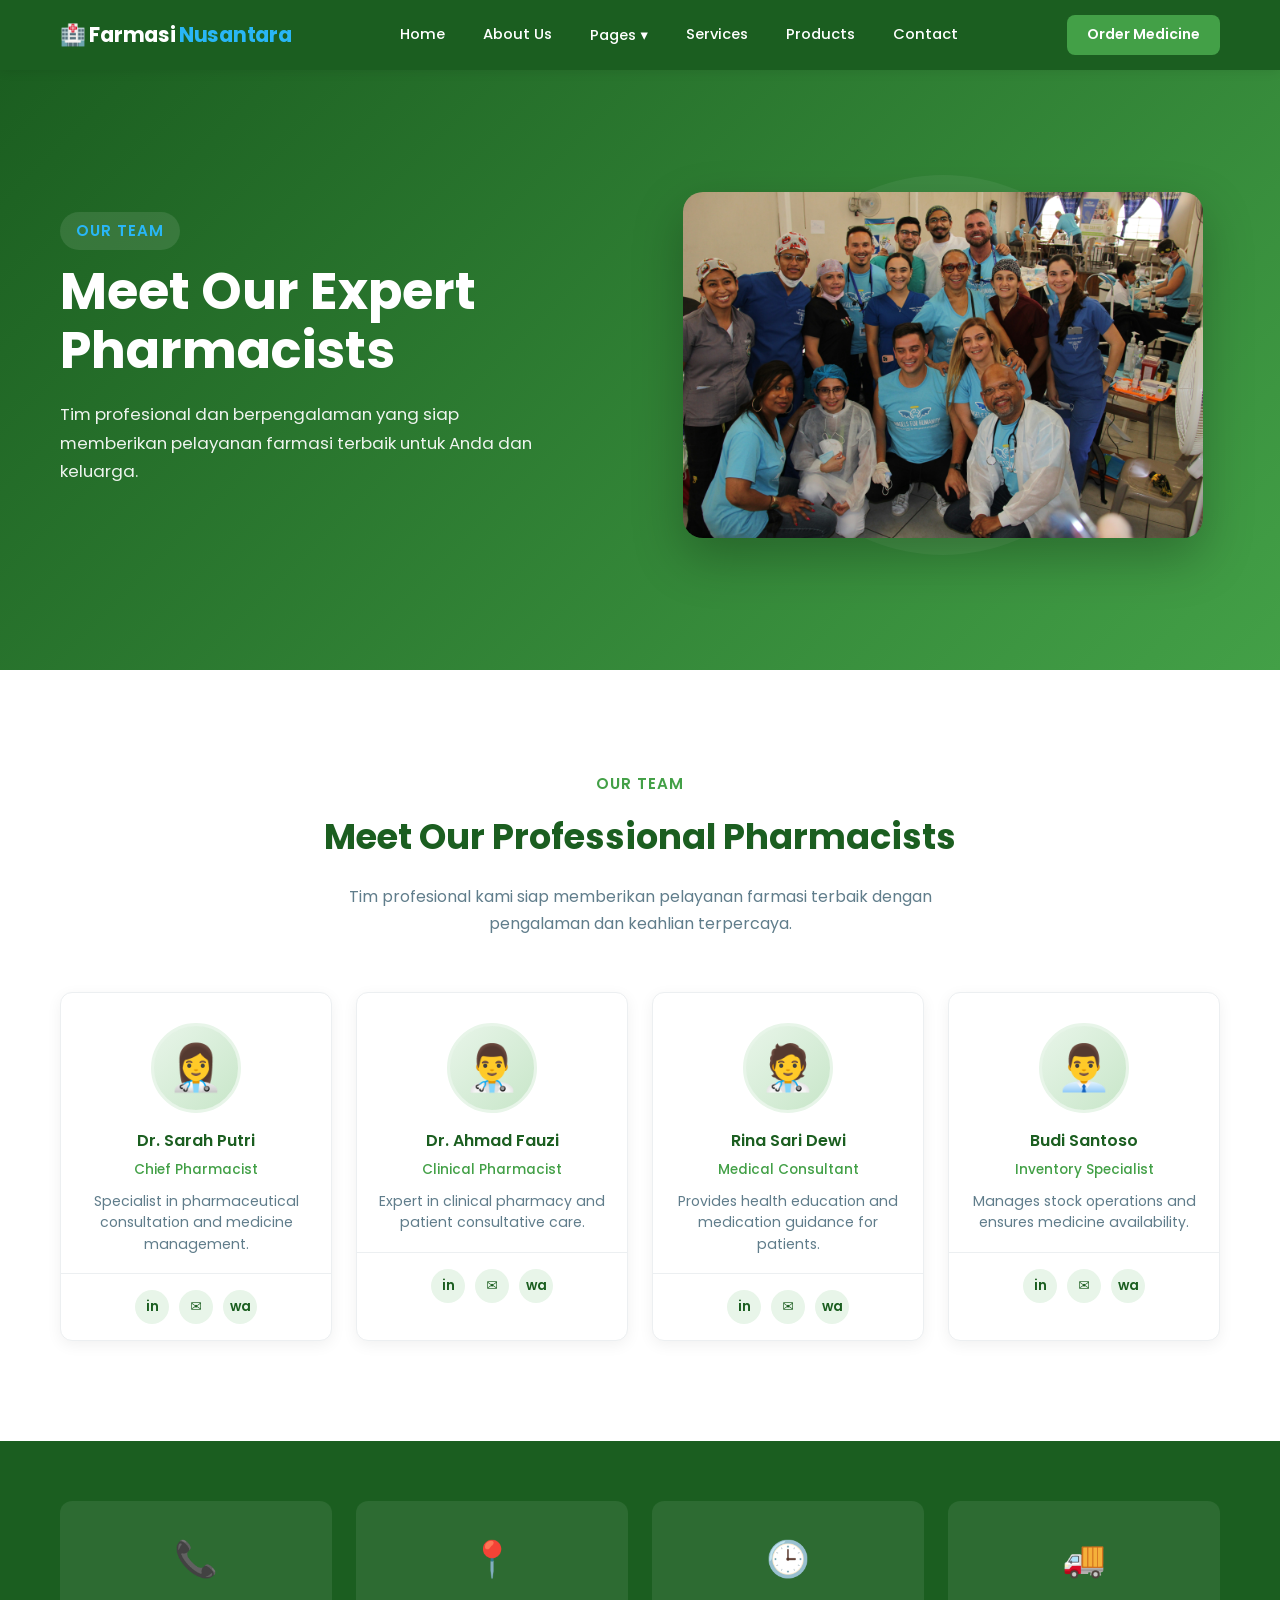
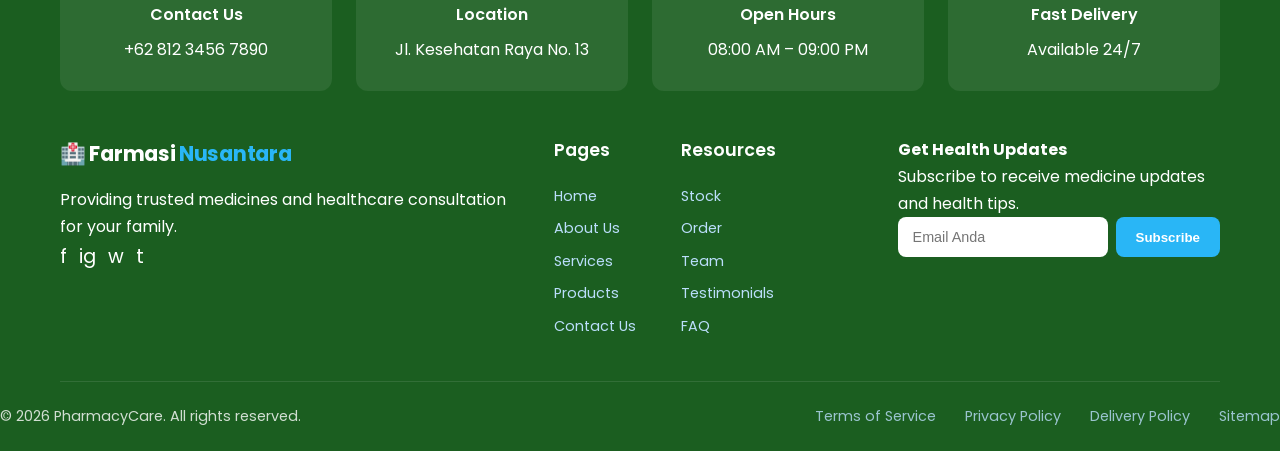
<file: team.html>
<!DOCTYPE html>
<html lang="id">

<head>
  <meta charset="UTF-8">
  <meta name="viewport" content="width=device-width, initial-scale=1.0">
  <title>Our Team - Farmasi Nusantara</title>
  <link rel="stylesheet" href="style-modern.css">
  <link href="https://fonts.googleapis.com/css2?family=Poppins:wght@400;500;600;700&display=swap" rel="stylesheet">
</head>

<body>

  <!-- NAVBAR -->
  <header class="navbar">
    <div class="nav-container">
      <div class="logo">🏥 Farmasi <span>Nusantara</span></div>
      <nav class="nav-menu">
        <a href="index-modern.html">Home</a>
        <a href="about.html">About Us</a>
        <div class="dropdown">
          <a href="#" class="dropbtn">Pages ▾</a>
          <div class="dropdown-content">
            <a href="stok.html">Stock</a>
            <a href="order.html">Order</a>
            <a href="team.html">Team</a>
            <a href="testimonials.html">Testimonials</a>
            <a href="faq.html">FAQ</a>
          </div>
        </div>
        <a href="services.html">Services</a>
        <a href="produk.html">Products</a>
        <a href="kontak.html">Contact</a>
      </nav>
      <button class="mobile-menu-btn" onclick="toggleMobileMenu()" aria-label="Menu"><svg
          xmlns="http://www.w3.org/2000/svg" width="22" height="22" viewBox="0 0 24 24" fill="none"
          stroke="currentColor" stroke-width="2.5" stroke-linecap="round" stroke-linejoin="round">
          <line x1="3" y1="6" x2="21" y2="6" />
          <line x1="3" y1="12" x2="21" y2="12" />
          <line x1="3" y1="18" x2="21" y2="18" />
        </svg></button>
      <a href="order.html" class="btn btn-consult open-order-modal">Order Medicine</a>
    </div>
  </header>

  <!-- HERO -->
  <section class="hero" style="padding: 70px 0 80px;">
    <div class="container">
      <div class="hero-grid">
        <div class="hero-content">
          <span class="hero-label">Our Team</span>
          <h1 class="hero-title">Meet Our Expert Pharmacists</h1>
          <p class="hero-desc">Tim profesional dan berpengalaman yang siap memberikan pelayanan farmasi terbaik untuk
            Anda dan keluarga.</p>
        </div>
        <div class="hero-visual">
          <div class="hero-shape"></div>
          <img src="assets/angels-for-humanity-IflZFir8RAE-unsplash.jpg" alt="Team" class="hero-img">
        </div>
      </div>
    </div>
  </section>

  <!-- TEAM -->
  <section id="team" class="team fade-in">
    <div class="container">
      <div class="team-header">
        <span class="team-label">Our Team</span>
        <h2>Meet Our Professional Pharmacists</h2>
        <p>Tim profesional kami siap memberikan pelayanan farmasi terbaik dengan pengalaman dan keahlian terpercaya.</p>
      </div>
      <div class="team-grid">
        <div class="team-card">
          <div class="team-avatar-wrap">
            <div class="team-avatar">👩‍⚕️</div>
          </div>
          <h4>Dr. Sarah Putri</h4>
          <div class="role">Chief Pharmacist</div>
          <p class="bio">Specialist in pharmaceutical consultation and medicine management.</p>
          <div class="team-social"><a href="#" title="LinkedIn">in</a><a href="#" title="Email">✉</a><a href="#"
              title="WhatsApp">wa</a></div>
        </div>
        <div class="team-card">
          <div class="team-avatar-wrap">
            <div class="team-avatar">👨‍⚕️</div>
          </div>
          <h4>Dr. Ahmad Fauzi</h4>
          <div class="role">Clinical Pharmacist</div>
          <p class="bio">Expert in clinical pharmacy and patient consultative care.</p>
          <div class="team-social"><a href="#" title="LinkedIn">in</a><a href="#" title="Email">✉</a><a href="#"
              title="WhatsApp">wa</a></div>
        </div>
        <div class="team-card">
          <div class="team-avatar-wrap">
            <div class="team-avatar">🧑‍⚕️</div>
          </div>
          <h4>Rina Sari Dewi</h4>
          <div class="role">Medical Consultant</div>
          <p class="bio">Provides health education and medication guidance for patients.</p>
          <div class="team-social"><a href="#" title="LinkedIn">in</a><a href="#" title="Email">✉</a><a href="#"
              title="WhatsApp">wa</a></div>
        </div>
        <div class="team-card">
          <div class="team-avatar-wrap">
            <div class="team-avatar">👨‍💼</div>
          </div>
          <h4>Budi Santoso</h4>
          <div class="role">Inventory Specialist</div>
          <p class="bio">Manages stock operations and ensures medicine availability.</p>
          <div class="team-social"><a href="#" title="LinkedIn">in</a><a href="#" title="Email">✉</a><a href="#"
              title="WhatsApp">wa</a></div>
        </div>
      </div>
    </div>
  </section>

  <!-- FOOTER -->
  <footer class="footer">
    <div class="container">
      <div class="footer-top">
        <div class="contact-box">
          <div class="icon">📞</div>
          <h4>Contact Us</h4>
          <p>+62 812 3456 7890</p>
        </div>
        <div class="contact-box">
          <div class="icon">📍</div>
          <h4>Location</h4>
          <p>Jl. Kesehatan Raya No. 13</p>
        </div>
        <div class="contact-box">
          <div class="icon">🕒</div>
          <h4>Open Hours</h4>
          <p>08:00 AM – 09:00 PM</p>
        </div>
        <div class="contact-box">
          <div class="icon">🚚</div>
          <h4>Fast Delivery</h4>
          <p>Available 24/7</p>
        </div>
      </div>

      <div class="footer-middle">
        <div class="about-pharmacy">
          <div class="logo">🏥 Farmasi <span>Nusantara</span></div>
          <p>Providing trusted medicines and healthcare consultation for your family.</p>
          <div class="social-links">
            <a href="#">f</a>
            <a href="#">ig</a>
            <a href="#">w</a>
            <a href="#">t</a>
          </div>
        </div>
        <div class="footer-links">
          <div class="links-column">
            <h4>Pages</h4>
            <a href="index-modern.html">Home</a>
            <a href="about.html">About Us</a>
            <a href="services.html">Services</a>
            <a href="produk.html">Products</a>
            <a href="kontak.html">Contact Us</a>
          </div>
          <div class="links-column">
            <h4>Resources</h4>
            <a href="stok.html">Stock</a>
            <a href="order.html">Order</a>
            <a href="team.html">Team</a>
            <a href="testimonials.html">Testimonials</a>
            <a href="faq.html">FAQ</a>
          </div>
        </div>
        <div class="updates-box">
          <h4>Get Health Updates</h4>
          <p>Subscribe to receive medicine updates and health tips.</p>
          <form class="newsletter-form">
            <input type="email" placeholder="Email Anda">
            <button type="submit">Subscribe</button>
          </form>
        </div>
      </div>
    </div>

    <div class="footer-bottom">
      <span class="left">&copy; 2026 PharmacyCare. All rights reserved.</span>
      <span class="right">
        <a href="#">Terms of Service</a>
        <a href="#">Privacy Policy</a>
        <a href="#">Delivery Policy</a>
        <a href="#">Sitemap</a>
      </span>
    </div>
  </footer>

  <!-- ORDER MODAL -->
  <div class="order-modal-overlay" id="orderModal">
    <div class="order-modal-box">
      <div class="modal-header">
        <div class="modal-title-area">
          <div class="modal-title">Place Your Order</div>
          <div class="modal-subtitle">Order your medicine quickly and safely</div>
        </div>
        <button class="modal-close" onclick="closeOrderModal()" aria-label="Close">&times;</button>
      </div>
      <div class="modal-body">
        <form id="modal-order-form" novalidate>
          <div class="form-group">
            <label for="modal-nama">Nama Lengkap</label>
            <input type="text" id="modal-nama" name="nama" required placeholder="Masukkan nama">
          </div>
          <div class="form-group">
            <label for="modal-telepon">Nomor Telepon</label>
            <input type="tel" id="modal-telepon" name="telepon" required placeholder="+62 xxx">
          </div>
          <div class="form-group">
            <label for="modal-produk">Pilih Produk</label>
            <select id="modal-produk" name="produk" required>
              <option value="" disabled selected>Select Medicine</option>
              <option>Paracetamol 500mg</option>
              <option>Vitamin C 1000mg</option>
              <option>Antibiotic</option>
              <option>Cough Syrup</option>
            </select>
          </div>
          <div class="form-group">
            <label for="modal-jumlah">Jumlah Pesanan</label>
            <input type="number" id="modal-jumlah" name="jumlah" min="1" value="1" required>
          </div>
          <div class="form-group">
            <label for="modal-alamat">Alamat Pengiriman</label>
            <textarea id="modal-alamat" name="alamat" rows="3" required placeholder="Tulis alamat"></textarea>
          </div>
          <div class="form-group">
            <label>Metode Pembayaran</label>
            <div class="radio-group">
              <label class="radio-option"><input type="radio" name="payment" value="transfer" checked><span>Transfer
                  Bank</span></label>
              <label class="radio-option"><input type="radio" name="payment"
                  value="ewallet"><span>E-Wallet</span></label>
              <label class="radio-option"><input type="radio" name="payment" value="cod"><span>COD</span></label>
            </div>
          </div>
          <div class="form-group">
            <label for="modal-catatan">Catatan Tambahan</label>
            <textarea id="modal-catatan" name="catatan" rows="2" placeholder="Optional"></textarea>
          </div>
          <div class="modal-actions">
            <button type="button" class="btn-cancel" onclick="closeOrderModal()">Cancel</button>
            <button type="submit" class="btn-confirm">Confirm Order</button>
          </div>
        </form>
      </div>
    </div>
  </div>

  <script src="main-modern.js"></script>
</body>

</html>
</file>
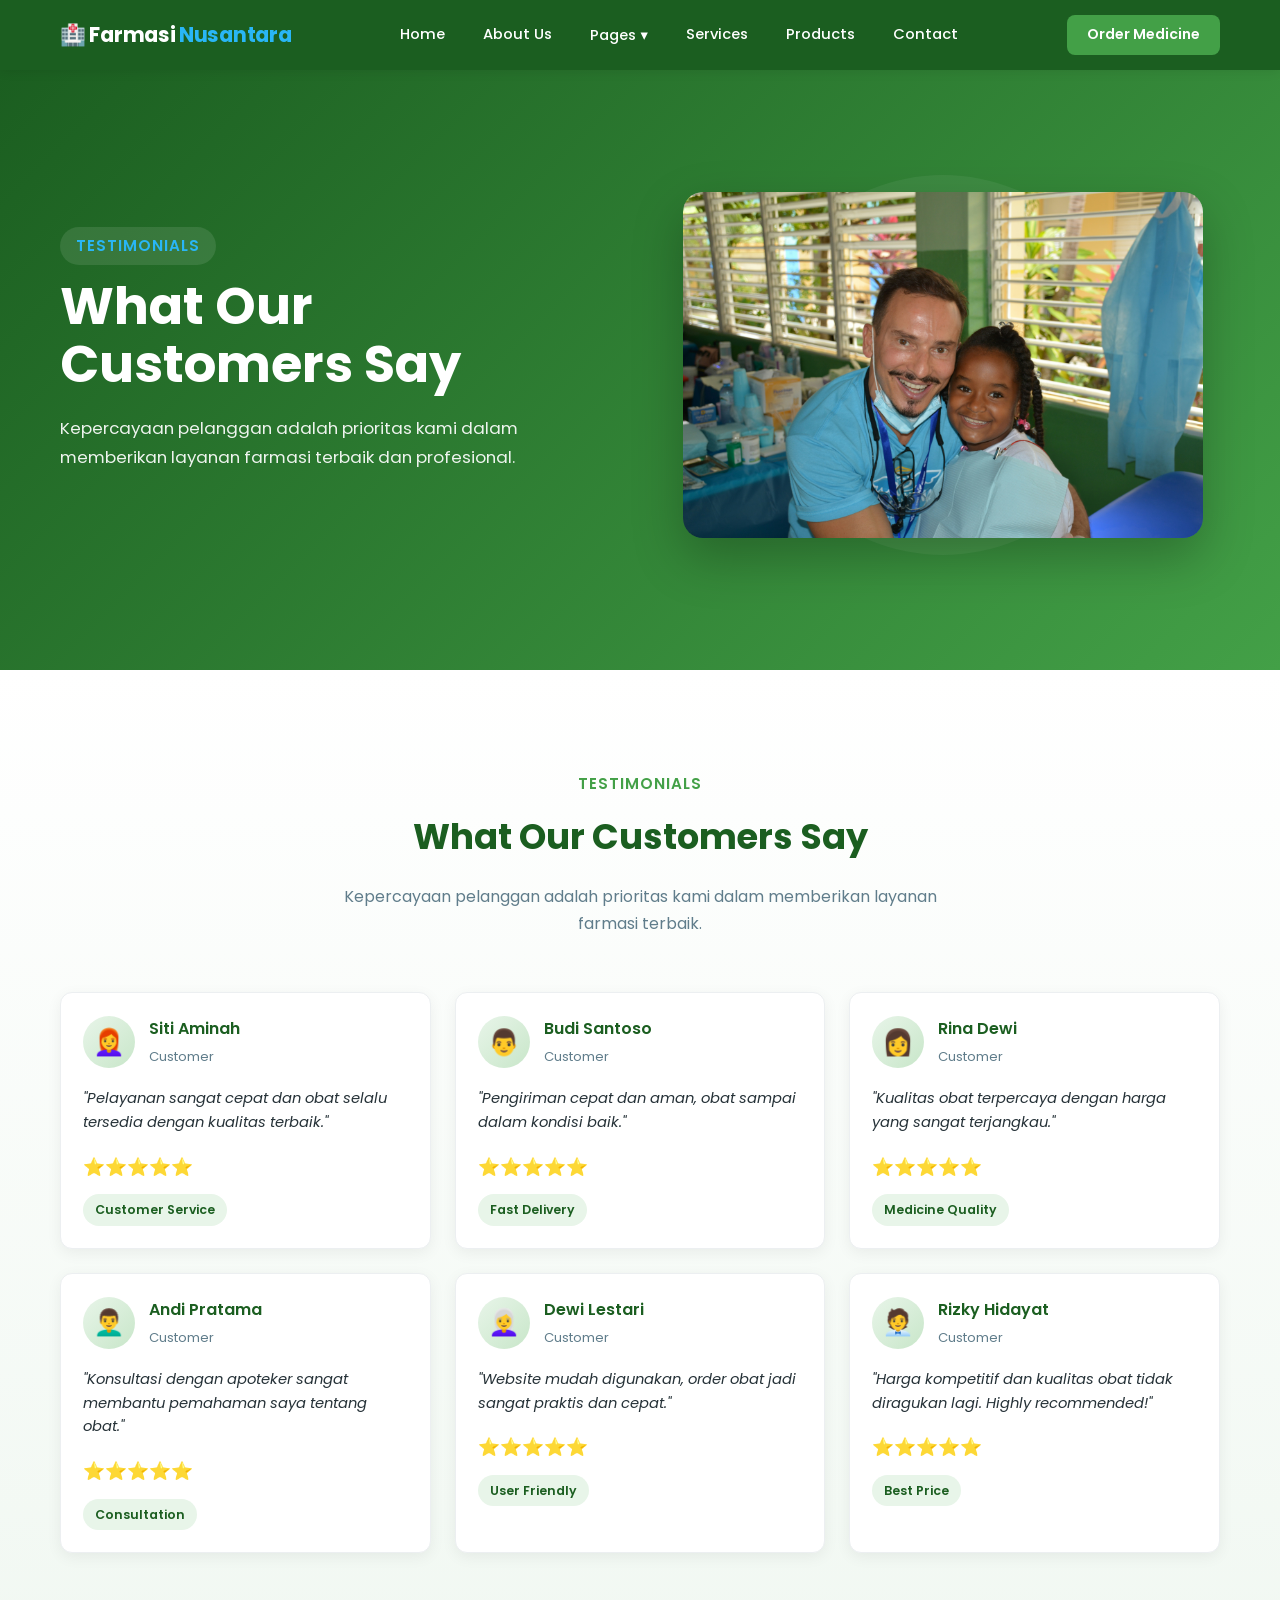
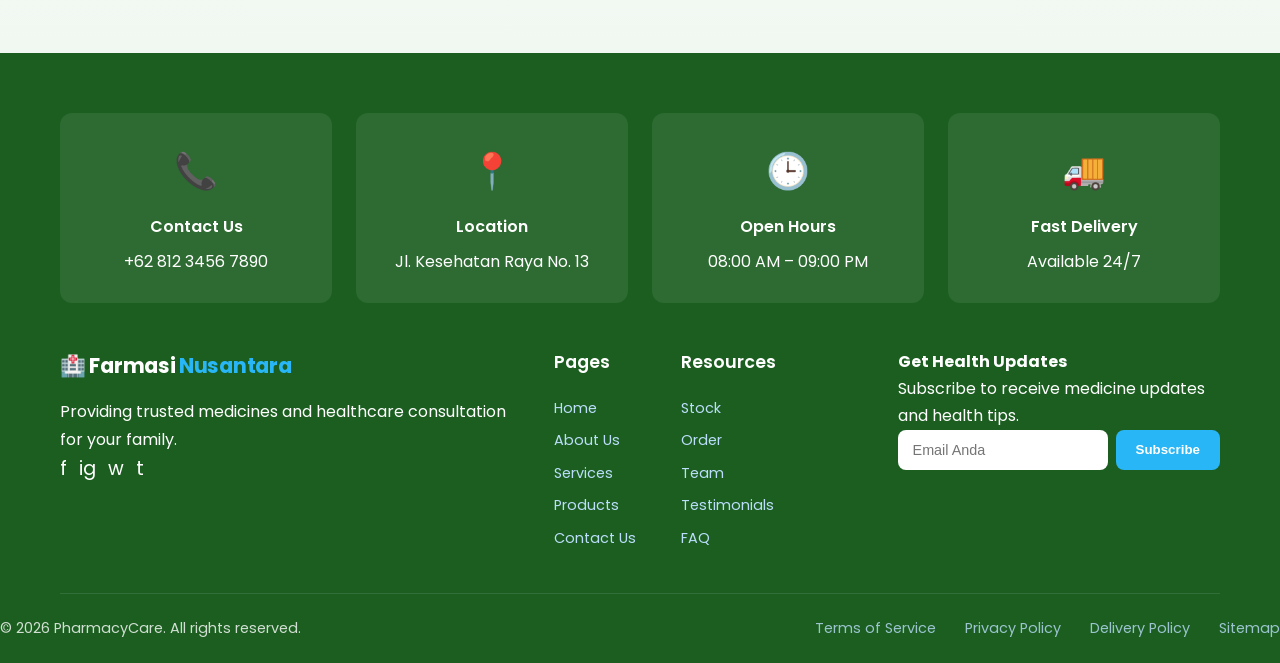
<file: testimonials.html>
<!DOCTYPE html>
<html lang="id">

<head>
  <meta charset="UTF-8">
  <meta name="viewport" content="width=device-width, initial-scale=1.0">
  <title>Testimonials - Farmasi Nusantara</title>
  <link rel="stylesheet" href="style-modern.css">
  <link href="https://fonts.googleapis.com/css2?family=Poppins:wght@400;500;600;700&display=swap" rel="stylesheet">
</head>

<body>

  <!-- NAVBAR -->
  <header class="navbar">
    <div class="nav-container">
      <div class="logo">🏥 Farmasi <span>Nusantara</span></div>
      <nav class="nav-menu">
        <a href="index-modern.html">Home</a>
        <a href="about.html">About Us</a>
        <div class="dropdown">
          <a href="#" class="dropbtn">Pages ▾</a>
          <div class="dropdown-content">
            <a href="stok.html">Stock</a>
            <a href="order.html">Order</a>
            <a href="team.html">Team</a>
            <a href="testimonials.html">Testimonials</a>
            <a href="faq.html">FAQ</a>
          </div>
        </div>
        <a href="services.html">Services</a>
        <a href="produk.html">Products</a>
        <a href="kontak.html">Contact</a>
      </nav>
      <button class="mobile-menu-btn" onclick="toggleMobileMenu()" aria-label="Menu"><svg
          xmlns="http://www.w3.org/2000/svg" width="22" height="22" viewBox="0 0 24 24" fill="none"
          stroke="currentColor" stroke-width="2.5" stroke-linecap="round" stroke-linejoin="round">
          <line x1="3" y1="6" x2="21" y2="6" />
          <line x1="3" y1="12" x2="21" y2="12" />
          <line x1="3" y1="18" x2="21" y2="18" />
        </svg></button>
      <a href="order.html" class="btn btn-consult open-order-modal">Order Medicine</a>
    </div>
  </header>

  <!-- HERO -->
  <section class="hero" style="padding: 70px 0 80px;">
    <div class="container">
      <div class="hero-grid">
        <div class="hero-content">
          <span class="hero-label">Testimonials</span>
          <h1 class="hero-title">What Our Customers Say</h1>
          <p class="hero-desc">Kepercayaan pelanggan adalah prioritas kami dalam memberikan layanan farmasi terbaik dan
            profesional.</p>
        </div>
        <div class="hero-visual">
          <div class="hero-shape"></div>
          <img src="assets/angels-for-humanity-Sc_XqQTDvbE-unsplash.jpg" alt="Testimonials" class="hero-img">
        </div>
      </div>
    </div>
  </section>

  <!-- TESTIMONIALS -->
  <section id="testimonials" class="testimonials fade-in">
    <div class="container">
      <div class="testimonials-header">
        <span class="testimonials-label">Testimonials</span>
        <h2>What Our Customers Say</h2>
        <p>Kepercayaan pelanggan adalah prioritas kami dalam memberikan layanan farmasi terbaik.</p>
      </div>
      <div class="testimonial-grid">
        <div class="testimonial-card">
          <div class="testimonial-top">
            <div class="testimonial-avatar">👩‍🦰</div>
            <div class="testimonial-meta">
              <h4>Siti Aminah</h4><span>Customer</span>
            </div>
          </div>
          <div class="testimonial-body">
            <p>"Pelayanan sangat cepat dan obat selalu tersedia dengan kualitas terbaik."</p>
          </div>
          <div class="testimonial-footer">
            <div class="testimonial-rating">⭐⭐⭐⭐⭐</div>
            <span class="testimonial-tag">Customer Service</span>
          </div>
        </div>
        <div class="testimonial-card">
          <div class="testimonial-top">
            <div class="testimonial-avatar">👨</div>
            <div class="testimonial-meta">
              <h4>Budi Santoso</h4><span>Customer</span>
            </div>
          </div>
          <div class="testimonial-body">
            <p>"Pengiriman cepat dan aman, obat sampai dalam kondisi baik."</p>
          </div>
          <div class="testimonial-footer">
            <div class="testimonial-rating">⭐⭐⭐⭐⭐</div>
            <span class="testimonial-tag">Fast Delivery</span>
          </div>
        </div>
        <div class="testimonial-card">
          <div class="testimonial-top">
            <div class="testimonial-avatar">👩</div>
            <div class="testimonial-meta">
              <h4>Rina Dewi</h4><span>Customer</span>
            </div>
          </div>
          <div class="testimonial-body">
            <p>"Kualitas obat terpercaya dengan harga yang sangat terjangkau."</p>
          </div>
          <div class="testimonial-footer">
            <div class="testimonial-rating">⭐⭐⭐⭐⭐</div>
            <span class="testimonial-tag">Medicine Quality</span>
          </div>
        </div>
        <div class="testimonial-card">
          <div class="testimonial-top">
            <div class="testimonial-avatar">👨‍🦱</div>
            <div class="testimonial-meta">
              <h4>Andi Pratama</h4><span>Customer</span>
            </div>
          </div>
          <div class="testimonial-body">
            <p>"Konsultasi dengan apoteker sangat membantu pemahaman saya tentang obat."</p>
          </div>
          <div class="testimonial-footer">
            <div class="testimonial-rating">⭐⭐⭐⭐⭐</div>
            <span class="testimonial-tag">Consultation</span>
          </div>
        </div>
        <div class="testimonial-card">
          <div class="testimonial-top">
            <div class="testimonial-avatar">👩‍🦳</div>
            <div class="testimonial-meta">
              <h4>Dewi Lestari</h4><span>Customer</span>
            </div>
          </div>
          <div class="testimonial-body">
            <p>"Website mudah digunakan, order obat jadi sangat praktis dan cepat."</p>
          </div>
          <div class="testimonial-footer">
            <div class="testimonial-rating">⭐⭐⭐⭐⭐</div>
            <span class="testimonial-tag">User Friendly</span>
          </div>
        </div>
        <div class="testimonial-card">
          <div class="testimonial-top">
            <div class="testimonial-avatar">🧑‍💼</div>
            <div class="testimonial-meta">
              <h4>Rizky Hidayat</h4><span>Customer</span>
            </div>
          </div>
          <div class="testimonial-body">
            <p>"Harga kompetitif dan kualitas obat tidak diragukan lagi. Highly recommended!"</p>
          </div>
          <div class="testimonial-footer">
            <div class="testimonial-rating">⭐⭐⭐⭐⭐</div>
            <span class="testimonial-tag">Best Price</span>
          </div>
        </div>
      </div>
    </div>
  </section>

  <!-- FOOTER -->
  <footer class="footer">
    <div class="container">
      <div class="footer-top">
        <div class="contact-box">
          <div class="icon">📞</div>
          <h4>Contact Us</h4>
          <p>+62 812 3456 7890</p>
        </div>
        <div class="contact-box">
          <div class="icon">📍</div>
          <h4>Location</h4>
          <p>Jl. Kesehatan Raya No. 13</p>
        </div>
        <div class="contact-box">
          <div class="icon">🕒</div>
          <h4>Open Hours</h4>
          <p>08:00 AM – 09:00 PM</p>
        </div>
        <div class="contact-box">
          <div class="icon">🚚</div>
          <h4>Fast Delivery</h4>
          <p>Available 24/7</p>
        </div>
      </div>

      <div class="footer-middle">
        <div class="about-pharmacy">
          <div class="logo">🏥 Farmasi <span>Nusantara</span></div>
          <p>Providing trusted medicines and healthcare consultation for your family.</p>
          <div class="social-links">
            <a href="#">f</a>
            <a href="#">ig</a>
            <a href="#">w</a>
            <a href="#">t</a>
          </div>
        </div>
        <div class="footer-links">
          <div class="links-column">
            <h4>Pages</h4>
            <a href="index-modern.html">Home</a>
            <a href="about.html">About Us</a>
            <a href="services.html">Services</a>
            <a href="produk.html">Products</a>
            <a href="kontak.html">Contact Us</a>
          </div>
          <div class="links-column">
            <h4>Resources</h4>
            <a href="stok.html">Stock</a>
            <a href="order.html">Order</a>
            <a href="team.html">Team</a>
            <a href="testimonials.html">Testimonials</a>
            <a href="faq.html">FAQ</a>
          </div>
        </div>
        <div class="updates-box">
          <h4>Get Health Updates</h4>
          <p>Subscribe to receive medicine updates and health tips.</p>
          <form class="newsletter-form">
            <input type="email" placeholder="Email Anda">
            <button type="submit">Subscribe</button>
          </form>
        </div>
      </div>
    </div>

    <div class="footer-bottom">
      <span class="left">&copy; 2026 PharmacyCare. All rights reserved.</span>
      <span class="right">
        <a href="#">Terms of Service</a>
        <a href="#">Privacy Policy</a>
        <a href="#">Delivery Policy</a>
        <a href="#">Sitemap</a>
      </span>
    </div>
  </footer>

  <!-- ORDER MODAL -->
  <div class="order-modal-overlay" id="orderModal">
    <div class="order-modal-box">
      <div class="modal-header">
        <div class="modal-title-area">
          <div class="modal-title">Place Your Order</div>
          <div class="modal-subtitle">Order your medicine quickly and safely</div>
        </div>
        <button class="modal-close" onclick="closeOrderModal()" aria-label="Close">&times;</button>
      </div>
      <div class="modal-body">
        <form id="modal-order-form" novalidate>
          <div class="form-group">
            <label for="modal-nama">Nama Lengkap</label>
            <input type="text" id="modal-nama" name="nama" required placeholder="Masukkan nama">
          </div>
          <div class="form-group">
            <label for="modal-telepon">Nomor Telepon</label>
            <input type="tel" id="modal-telepon" name="telepon" required placeholder="+62 xxx">
          </div>
          <div class="form-group">
            <label for="modal-produk">Pilih Produk</label>
            <select id="modal-produk" name="produk" required>
              <option value="" disabled selected>Select Medicine</option>
              <option>Paracetamol 500mg</option>
              <option>Vitamin C 1000mg</option>
              <option>Antibiotic</option>
              <option>Cough Syrup</option>
            </select>
          </div>
          <div class="form-group">
            <label for="modal-jumlah">Jumlah Pesanan</label>
            <input type="number" id="modal-jumlah" name="jumlah" min="1" value="1" required>
          </div>
          <div class="form-group">
            <label for="modal-alamat">Alamat Pengiriman</label>
            <textarea id="modal-alamat" name="alamat" rows="3" required placeholder="Tulis alamat"></textarea>
          </div>
          <div class="form-group">
            <label>Metode Pembayaran</label>
            <div class="radio-group">
              <label class="radio-option"><input type="radio" name="payment" value="transfer" checked><span>Transfer
                  Bank</span></label>
              <label class="radio-option"><input type="radio" name="payment"
                  value="ewallet"><span>E-Wallet</span></label>
              <label class="radio-option"><input type="radio" name="payment" value="cod"><span>COD</span></label>
            </div>
          </div>
          <div class="form-group">
            <label for="modal-catatan">Catatan Tambahan</label>
            <textarea id="modal-catatan" name="catatan" rows="2" placeholder="Optional"></textarea>
          </div>
          <div class="modal-actions">
            <button type="button" class="btn-cancel" onclick="closeOrderModal()">Cancel</button>
            <button type="submit" class="btn-confirm">Confirm Order</button>
          </div>
        </form>
      </div>
    </div>
  </div>

  <script src="main-modern.js"></script>
</body>

</html>
</file>
<file: style-modern.css>
/* RESET & VARIABLES */
*,
*::before,
*::after {
  box-sizing: border-box;
  margin: 0;
  padding: 0;
}

:root {
  --dark-green: #1B5E20;
  --green: #43A047;
  --light-green: #E8F5E9;
  --blue-accent: #29B6F6;
  --white: #FFFFFF;
  --dark-text: #263238;
  --gray: #607D8B;
  --border: #ECEFF1;
  --radius: 12px;
}

/* BASE */
html {
  scroll-behavior: smooth;
}

body {
  font-family: 'Poppins', system-ui, Arial, sans-serif;
  background: var(--white);
  color: var(--dark-text);
  line-height: 1.7;
  overflow-x: hidden;
}

/* ANIMATIONS */
.fade-in {
  opacity: 0;
  transform: translateY(30px);
  transition: opacity 0.6s ease, transform 0.6s ease;
}

.fade-in.visible {
  opacity: 1;
  transform: translateY(0);
}

/* NAVBAR */
.navbar {
  background: var(--dark-green);
  padding: 0;
  position: sticky;
  top: 0;
  z-index: 100;
  box-shadow: 0 2px 10px rgba(0, 0, 0, .08);
}

.nav-container {
  max-width: 1200px;
  margin: 0 auto;
  padding: 0 20px;
  display: flex;
  justify-content: space-between;
  align-items: center;
  height: 70px;
}

.logo {
  color: var(--white);
  font-size: 1.3rem;
  font-weight: 700;
  letter-spacing: -.3px;
}

.logo span {
  color: var(--blue-accent);
}

.nav-menu {
  display: flex;
  gap: 6px;
  align-items: center;
}

.nav-menu a {
  color: #fff;
  text-decoration: none;
  font-weight: 500;
  padding: 8px 16px;
  border-radius: 6px;
  transition: all .2s;
  font-size: .92rem;
}

.nav-menu a:hover {
  background: rgba(255, 255, 255, .08);
}

.nav-menu a.active {
  background: var(--green);
  color: var(--white);
}

.dropdown {
  position: relative;
  display: inline-block;
}

.dropbtn {
  color: #fff;
  text-decoration: none;
  font-weight: 500;
  padding: 8px 16px;
  border-radius: 6px;
  transition: all .2s;
  cursor: pointer;
  font-size: .92rem;
}

.dropbtn:hover {
  background: rgba(255, 255, 255, .08);
}

.dropdown-content {
  display: none;
  position: absolute;
  background: var(--white);
  min-width: 190px;
  border-radius: 10px;
  box-shadow: 0 8px 25px rgba(0, 0, 0, .15);
  top: 100%;
  left: 50%;
  transform: translateX(-50%) translateY(10px);
  opacity: 0;
  transition: all .2s;
  z-index: 100;
  padding: 6px 0;
}

.dropdown-content a {
  color: var(--dark-green);
  padding: 11px 18px;
  display: block;
  font-size: .9rem;
  text-decoration: none;
  transition: background .15s;
}

.dropdown-content a:hover {
  background: var(--light-green);
}

.dropdown:hover .dropdown-content {
  display: block;
  opacity: 1;
  transform: translateX(-50%) translateY(4px);
}

.dropbtn .dropdown-content a.aactive {
  background: var(--green);
  color: var(--white);
}

.btn {
  display: inline-block;
  padding: 10px 24px;
  border: none;
  border-radius: 8px;
  cursor: pointer;
  font-weight: 600;
  font-size: .9rem;
  transition: all .2s;
  text-decoration: none;
}

.btn-primary {
  background: var(--green);
  color: var(--white);
}

.btn-primary:hover {
  opacity: .85;
  transform: translateY(-2px);
}

.btn-secondary {
  background: var(--white);
  color: var(--dark-green);
  border: 2px solid var(--green);
}

.btn-secondary:hover {
  background: var(--light-green);
}

.btn-consult {
  background: var(--green);
  color: var(--white);
  padding: 8px 20px;
  border-radius: 8px;
  text-decoration: none;
  font-weight: 600;
  font-size: .88rem;
  transition: all .2s;
}

.container {
  max-width: 1200px;
  margin: 0 auto;
  padding: 0 20px;
}

/* HERO */
.hero {
  background: linear-gradient(135deg, var(--dark-green), var(--green));
  padding: 80px 0 100px;
  color: var(--white);
  overflow: hidden;
}

.hero-grid {
  display: grid;
  grid-template-columns: 1fr 1fr;
  gap: 50px;
  align-items: center;
}

.hero-content {
  position: relative;
  z-index: 2;
}

.hero-label {
  color: var(--blue-accent);
  font-weight: 600;
  font-size: .95rem;
  text-transform: uppercase;
  letter-spacing: 1px;
  margin-bottom: 12px;
  display: inline-block;
  background: rgba(255, 255, 255, .1);
  padding: 6px 16px;
  border-radius: 20px;
}

.hero-title {
  font-size: clamp(2rem, 4.5vw, 3.2rem);
  font-weight: 700;
  margin-bottom: 20px;
  line-height: 1.15;
}

.hero-desc {
  font-size: 1.05rem;
  opacity: .92;
  margin-bottom: 32px;
  line-height: 1.7;
  max-width: 90%;
}

.hero-buttons {
  display: flex;
  gap: 16px;
  margin-bottom: 36px;
}

.hero-stats {
  display: flex;
  gap: 28px;
}

.hero-stat-num {
  font-size: 1.4rem;
  font-weight: 700;
  color: var(--white);
}

.hero-stat-label {
  font-size: .82rem;
  opacity: .85;
}

.hero-visual {
  position: relative;
  display: flex;
  align-items: center;
  justify-content: center;
  min-height: 450px;
}

.hero-shape {
  position: absolute;
  width: 380px;
  height: 380px;
  border-radius: 50%;
  background: rgba(255, 255, 255, .06);
  top: 50%;
  left: 50%;
  transform: translate(-50%, -50%);
  z-index: 1;
}

.hero-img {
  position: relative;
  z-index: 2;
  width: 100%;
  max-width: 520px;
  border-radius: 20px;
  box-shadow: 0 20px 50px rgba(0, 0, 0, .25);
  object-fit: cover;
}

.hero-float-card {
  position: absolute;
  z-index: 3;
  background: var(--white);
  border-radius: 12px;
  padding: 12px 16px;
  display: flex;
  align-items: center;
  gap: 10px;
  box-shadow: 0 8px 25px rgba(0, 0, 0, .15);
}

.hero-float-card .float-icon {
  font-size: 1.8rem;
}

.hero-float-card .float-text {
  font-size: .85rem;
  color: var(--dark-text);
  line-height: 1.3;
}

.hero-float-card .float-text strong {
  color: var(--dark-green);
}

.hero-float-card.card-1 {
  top: 12%;
  right: -10px;
}

.hero-float-card.card-2 {
  bottom: 15%;
  left: -20px;
}

.hero-float-card.card-3 {
  bottom: 8%;
  right: 10px;
}

/* ABOUT */
.about {
  padding: 100px 0;
  background: var(--white);
}

.about-grid {
  display: grid;
  grid-template-columns: 45% 55%;
  gap: 20px;
  align-items: center;
  max-width: 100%;
}

.about-image {
  position: relative;
}

.main-img {
  width: 100%;
  border-radius: var(--radius);
  display: block;
}

.small-img {
  position: absolute;
  width: 110px;
  bottom: 30px;
  right: 30px;
  border-radius: 8px;
  border: 3px solid var(--white);
  box-shadow: 0 4px 15px rgba(0, 0, 0, .15);
}

.about-text {
  max-width: 97%;
}

.about-label {
  color: var(--green);
  font-weight: 600;
  font-size: .95rem;
  margin-bottom: 10px;
  display: inline-block;
  text-transform: uppercase;
  letter-spacing: 1px;
}

.about-text h2 {
  color: var(--dark-green);
  margin-bottom: 20px;
  font-size: clamp(1.8rem, 3vw, 2.2rem);
  font-weight: 700;
}

.about-text p {
  margin-bottom: 24px;
  font-size: 1rem;
}

.features-list {
  margin-bottom: 28px;
}

.feature-item {
  display: flex;
  align-items: flex-start;
  gap: 14px;
  margin-bottom: 18px;
  padding: 12px;
  background: var(--light-green);
  border-radius: 8px;
  transition: all .2s;
}

.feature-item:hover {
  background: #C8E6C9;
}

.feature-icon {
  font-size: 1.6rem;
  background: var(--blue-accent);
  color: var(--dark-green);
  width: 40px;
  height: 40px;
  border-radius: 50%;
  display: flex;
  align-items: center;
  justify-content: center;
}

.feature-item p {
  margin: 0;
  font-size: .9rem;
  color: var(--gray);
}

/* WHY CHOOSE US */
.why-choose {
  padding: 100px 0;
  background: var(--light-green);
}

.why-grid {
  display: grid;
  grid-template-columns: 55% 45%;
  gap: 20px;
  align-items: center;
  max-width: 100%;
}

.why-label {
  color: var(--green);
  font-weight: 600;
  font-size: .95rem;
  margin-bottom: 10px;
  display: inline-block;
  text-transform: uppercase;
  letter-spacing: 1px;
}

.why-text h2 {
  color: var(--dark-green);
  margin-bottom: 20px;
  font-size: clamp(1.8rem, 3vw, 2.2rem);
  font-weight: 700;
}

.why-text p {
  margin-bottom: 24px;
  font-size: 1rem;
}

.why-list {
  margin-bottom: 28px;
}

.why-item {
  display: flex;
  align-items: flex-start;
  gap: 14px;
  margin-bottom: 18px;
}

.why-icon {
  font-size: 1.4rem;
  color: var(--green);
  font-weight: bold;
}

.why-item strong {
  display: block;
  margin-bottom: 4px;
  color: var(--dark-green);
}

.why-item p {
  margin: 0;
  font-size: .9rem;
  color: var(--gray);
}

.why-image {
  position: relative;
  max-width: 96%;
}

.why-main-img {
  width: 100%;
  max-width: 450px;
  border-radius: var(--radius);
  display: block;
}

.why-stat {
  position: absolute;
  background: var(--white);
  padding: 18px 22px;
  border-radius: 10px;
  box-shadow: 0 4px 15px rgba(0, 0, 0, .1);
  text-align: center;
}

.why-stat.top {
  top: 0;
  right: 30px;
}

.why-stat.bottom {
  bottom: 40px;
  left: 0;
}

.stat-number {
  font-size: 1.8rem;
  font-weight: 700;
  color: var(--green);
}

.stat-label {
  font-size: .85rem;
  color: var(--gray);
}

.why-overlay-img {
  position: absolute;
  width: 110px;
  bottom: 0;
  right: 0;
  border-radius: 8px;
  border: 3px solid var(--white);
  box-shadow: 0 4px 15px rgba(0, 0, 0, .15);
}

/* SERVICES */
.services {
  padding: 100px 0;
  background: var(--dark-green);
}

.services-header {
  text-align: center;
  margin-bottom: 50px;
}

.services-label {
  color: var(--blue-accent);
  font-weight: 600;
  font-size: .95rem;
  margin-bottom: 8px;
  display: inline-block;
  text-transform: uppercase;
  letter-spacing: 1px;
}

.services h2 {
  color: var(--white);
  margin-bottom: 15px;
  font-size: clamp(1.8rem, 3vw, 2.2rem);
  font-weight: 700;
}

.services-header p {
  color: rgba(255, 255, 255, .9);
  max-width: 600px;
  margin: 0 auto;
  font-size: 1rem;
}

.services-grid {
  display: grid;
  grid-template-columns: repeat(4, 1fr);
  gap: 24px;
}

.service-card {
  background: var(--white);
  padding: 35px 20px;
  border-radius: var(--radius);
  text-align: center;
  box-shadow: 0 4px 15px rgba(0, 0, 0, .06);
  transition: all .3s;
  border: 1px solid var(--border);
}

.service-card:hover {
  transform: translateY(-8px);
  box-shadow: 0 12px 30px rgba(67, 160, 71, .15);
}

.service-icon {
  font-size: 2.8rem;
  margin-bottom: 15px;
}

.service-card h3 {
  color: var(--dark-green);
  margin-bottom: 12px;
  font-weight: 600;
}

.service-card p {
  font-size: .9rem;
  color: var(--gray);
}

.services-buttons {
  display: flex;
  gap: 16px;
  justify-content: center;
  margin-top: 50px;
}

/* PRODUCTS */
.products {
  background: var(--light-green);
  padding: 90px 0;
}

.products-header {
  text-align: center;
  margin-bottom: 55px;
}

.products-label {
  color: var(--green);
  font-weight: 600;
  font-size: .95rem;
  margin-bottom: 10px;
  display: inline-block;
  text-transform: uppercase;
  letter-spacing: 1px;
}

.products-header h2 {
  color: var(--dark-green);
  margin-bottom: 18px;
  font-size: clamp(1.8rem, 3vw, 2.3rem);
  font-weight: 700;
}

.products-header p {
  color: var(--gray);
  max-width: 620px;
  margin: 0 auto;
  font-size: 1rem;
  line-height: 1.7;
}

.product-grid {
  display: grid;
  grid-template-columns: repeat(4, 1fr);
  gap: 24px;
}

.product-card {
  background: var(--white);
  border: 1px solid var(--border);
  border-radius: var(--radius);
  padding: 28px 20px;
  text-align: center;
  box-shadow: 0 4px 15px rgba(0, 0, 0, .06);
  transition: all .3s;
}

.product-card:hover {
  transform: translateY(-8px);
  box-shadow: 0 12px 30px rgba(67, 160, 71, .18);
}

.product-img-placeholder {
  font-size: 3.8rem;
  margin-bottom: 14px;
  height: 90px;
  display: flex;
  align-items: center;
  justify-content: center;
}

.product-card h3 {
  color: var(--dark-green);
  margin: 10px 0 8px;
  font-weight: 600;
  font-size: 1.05rem;
}

.product-card .desc {
  color: var(--gray);
  font-size: .9rem;
  margin-bottom: 14px;
  line-height: 1.4;
}

.product-card .price {
  color: var(--green);
  font-weight: 700;
  font-size: 1.2rem;
  margin-bottom: 6px;
}

.product-card .stock {
  font-size: .88rem;
  color: var(--gray);
  margin-bottom: 18px;
}

/* STOCK */
.stock {
  background: linear-gradient(180deg, var(--white) 0%, #f1f8f2 100%);
  padding: 100px 0;
}

.stock-grid {
  display: grid;
  grid-template-columns: 45% 55%;
  gap: 20px;
  align-items: center;
  max-width: 100%;
}

.stock-label {
  color: var(--green);
  font-weight: 600;
  font-size: .95rem;
  text-transform: uppercase;
  letter-spacing: 1px;
  margin-bottom: 10px;
  display: inline-block;
}

.stock-text h2 {
  color: var(--dark-green);
  font-size: clamp(1.6rem, 2.6vw, 2rem);
  font-weight: 700;
  margin-bottom: 18px;
  line-height: 1.25;
}

.stock-text p {
  color: var(--gray);
  font-size: 1rem;
  line-height: 1.7;
  margin-bottom: 22px;
}

.stock-features {
  list-style: none;
  padding: 0;
  margin: 0 0 28px;
  display: flex;
  flex-direction: column;
  gap: 10px;
}

.stock-features li {
  color: var(--dark-green);
  font-weight: 500;
  font-size: .95rem;
  display: flex;
  align-items: center;
  gap: 10px;
}

.stock-features li::before {
  content: "✔";
  color: var(--green);
  font-weight: 700;
  font-size: 1.1rem;
}

.stock-bars {
  display: flex;
  flex-direction: column;
  gap: 22px;
  position: relative;
  max-width: 96%;
}

.stock-stat-box {
  background: var(--white);
  border: 2px solid var(--green);
  border-radius: 12px;
  padding: 16px 20px;
  text-align: center;
  margin-bottom: 20px;
  box-shadow: 0 4px 12px rgba(0, 0, 0, .06);
}

.stock-stat-number {
  font-size: 1.5rem;
  font-weight: 700;
  color: var(--dark-green);
  line-height: 1;
}

.stock-stat-label {
  font-size: .82rem;
  color: var(--gray);
  margin-top: 4px;
}

.stock-item {
  background: var(--white);
  padding: 18px 20px;
  border-radius: 10px;
  box-shadow: 0 2px 8px rgba(0, 0, 0, .04);
  border: 1px solid var(--border);
}

.stock-item-header {
  display: flex;
  justify-content: space-between;
  margin-bottom: 6px;
}

.stock-item-header span:first-child {
  font-weight: 600;
  color: var(--dark-green);
  font-size: .95rem;
}

.stock-item-header span:last-child {
  font-weight: 700;
  font-size: .95rem;
}

.stock-item-header .status-available {
  color: #27ae60;
}

.stock-item-header .status-limited {
  color: #f39c12;
}

.stock-item-header .status-low {
  color: #e74c3c;
}

.progress {
  background: #e0e0e0;
  border-radius: 10px;
  height: 12px;
  overflow: hidden;
}

.progress-bar {
  background: linear-gradient(90deg, var(--green), var(--dark-green));
  height: 100%;
  border-radius: 10px;
  transition: width 1s ease;
}

.progress-bar.limited {
  background: linear-gradient(90deg, #f9a825, #f57f17);
}

.progress-bar.low {
  background: linear-gradient(90deg, #e74c3c, #c0392b);
}

/* ORDER FORM */
.order {
  padding: 100px 0;
  background: var(--white);
}

.order-grid {
  display: grid;
  grid-template-columns: 1fr 1fr;
  gap: 50px;
  align-items: center;
}

.order-text h2 {
  color: var(--dark-green);
  margin-bottom: 15px;
  font-size: 1.8rem;
}

.order-form {
  background: var(--white);
  padding: 35px;
  border-radius: var(--radius);
  box-shadow: 0 8px 25px rgba(0, 0, 0, .08);
  border: 1px solid var(--border);
}

.form-group {
  margin-bottom: 18px;
}

.form-group input,
.form-group select {
  width: 100%;
  padding: 14px;
  border: 1.5px solid var(--border);
  border-radius: 8px;
  font-size: .95rem;
  transition: border-color .2s;
}

.form-group input:focus,
.form-group select:focus {
  outline: none;
  border-color: var(--green);
}

/* IMPACT SECTION */
.impact {
  background: linear-gradient(180deg, var(--white) 0%, #f1f8f2 100%);
  padding: 100px 0;
}

.impact-grid {
  display: grid;
  grid-template-columns: 45% 55%;
  gap: 20px;
  align-items: center;
  max-width: 100%;
}

.impact-image-wrap {
  position: relative;
}

.impact-img {
  width: 100%;
  border-radius: var(--radius);
  box-shadow: 0 10px 30px rgba(0, 0, 0, .1);
  display: block;
}

.impact-stat-box {
  position: absolute;
  bottom: 25px;
  right: 25px;
  background: var(--white);
  padding: 18px 22px;
  border-radius: 12px;
  box-shadow: 0 8px 25px rgba(0, 0, 0, .12);
  text-align: center;
  border: 3px solid var(--green);
}

.stat-number-lg {
  font-size: 1.6rem;
  font-weight: 700;
  color: var(--dark-green);
  line-height: 1;
}

.stat-label-lg {
  font-size: .82rem;
  color: var(--gray);
  margin-top: 4px;
}

.impact-shape {
  position: absolute;
  top: -20px;
  left: -20px;
  width: 100px;
  height: 100px;
  border: 3px solid var(--green);
  border-radius: 50%;
  opacity: .25;
  z-index: 0;
}

.impact-text {
  position: relative;
  z-index: 1;
  max-width: 96%;
}

.impact-label {
  color: var(--green);
  font-weight: 600;
  font-size: .95rem;
  text-transform: uppercase;
  letter-spacing: 1px;
  margin-bottom: 10px;
  display: inline-block;
}

.impact-text h2 {
  color: var(--dark-green);
  font-size: clamp(1.6rem, 2.6vw, 2rem);
  font-weight: 700;
  margin-bottom: 18px;
  line-height: 1.25;
}

.impact-text p {
  color: var(--gray);
  font-size: 1rem;
  line-height: 1.7;
  margin-bottom: 32px;
}

.impact-bars {
  display: flex;
  flex-direction: column;
  gap: 22px;
  margin-bottom: 36px;
}

.impact-bar-header {
  display: flex;
  justify-content: space-between;
  margin-bottom: 8px;
}

.impact-bar-header span:first-child {
  font-weight: 600;
  color: var(--dark-green);
  font-size: .95rem;
}

.impact-bar-header span:last-child {
  font-weight: 700;
  color: var(--green);
  font-size: .95rem;
}

.progress {
  background: var(--border);
  border-radius: 10px;
  height: 12px;
  overflow: hidden;
}

.progress-bar {
  background: linear-gradient(90deg, var(--green), var(--dark-green));
  height: 100%;
  border-radius: 10px;
  transition: width 1s ease;
}

.text-center {
  text-align: center;
  margin-top: 45px;
}

/* TESTIMONIALS */
.testimonials {
  background: linear-gradient(180deg, var(--white) 0%, #f1f8f2 100%);
  padding: 100px 0;
}

.testimonials-header {
  text-align: center;
  margin-bottom: 55px;
}

.testimonials-label {
  color: var(--green);
  font-weight: 600;
  font-size: .95rem;
  text-transform: uppercase;
  letter-spacing: 1px;
  margin-bottom: 10px;
  display: inline-block;
}

.testimonials-header h2 {
  color: var(--dark-green);
  font-size: clamp(1.8rem, 3vw, 2.2rem);
  font-weight: 700;
  margin-bottom: 16px;
}

.testimonials-header p {
  color: var(--gray);
  max-width: 600px;
  margin: 0 auto;
  font-size: 1rem;
  line-height: 1.7;
}

.testimonial-grid {
  display: grid;
  grid-template-columns: repeat(3, 1fr);
  gap: 24px;
}

.testimonial-card {
  background: var(--white);
  border-radius: var(--radius);
  padding: 0;
  text-align: left;
  box-shadow: 0 4px 15px rgba(0, 0, 0, .06);
  border: 1px solid var(--border);
  transition: all .3s;
  overflow: hidden;
}

.testimonial-card:hover {
  transform: translateY(-6px);
  box-shadow: 0 12px 30px rgba(67, 160, 71, .15);
}

.testimonial-top {
  display: flex;
  align-items: center;
  gap: 14px;
  padding: 22px 22px 0;
}

.testimonial-avatar {
  width: 52px;
  height: 52px;
  border-radius: 50%;
  background: linear-gradient(135deg, #e8f5e9, #c8e6c9);
  display: flex;
  align-items: center;
  justify-content: center;
  font-size: 1.6rem;
  flex-shrink: 0;
}

.testimonial-meta h4 {
  color: var(--dark-green);
  font-size: 1rem;
  font-weight: 600;
  margin: 0;
}

.testimonial-meta span {
  color: var(--gray);
  font-size: .82rem;
}

.testimonial-body {
  padding: 18px 22px;
}

.testimonial-body p {
  color: var(--dark-text);
  font-size: .92rem;
  line-height: 1.6;
  font-style: italic;
}

.testimonial-footer {
  padding: 0 22px 22px;
}

.testimonial-rating {
  color: #f39c12;
  font-size: 1.1rem;
  margin-bottom: 12px;
}

.testimonial-tag {
  display: inline-block;
  background: var(--light-green);
  color: var(--dark-green);
  font-size: .78rem;
  font-weight: 600;
  padding: 5px 12px;
  border-radius: 20px;
}

/* CTA BANNER */
.cta-banner {
  padding: 70px 0;
}

.cta-banner-inner {
  background: linear-gradient(135deg, var(--dark-green), var(--green));
  border-radius: 16px;
  display: grid;
  grid-template-columns: 70% 30%;
  align-items: center;
  overflow: hidden;
}

.cta-text {
  padding: 55px 50px;
  color: var(--white);
}

.cta-text h2 {
  font-size: clamp(1.7rem, 2.8vw, 2.2rem);
  font-weight: 700;
  margin-bottom: 14px;
  line-height: 1.25;
}

.cta-text p {
  opacity: .92;
  font-size: 1rem;
  line-height: 1.7;
}

.cta-action {
  padding: 55px 50px;
  display: flex;
  justify-content: center;
  align-items: center;
}

.cta-action .btn {
  padding: 14px 32px;
  font-size: 1rem;
  border-radius: 10px;
}

/* TEAM */
.team {
  padding: 100px 0;
  background: var(--white);
}

.team-header {
  text-align: center;
  margin-bottom: 55px;
}

.team-label {
  color: var(--green);
  font-weight: 600;
  font-size: .95rem;
  text-transform: uppercase;
  letter-spacing: 1px;
  margin-bottom: 10px;
  display: inline-block;
}

.team-header h2 {
  color: var(--dark-green);
  font-size: clamp(1.8rem, 3vw, 2.2rem);
  font-weight: 700;
  margin-bottom: 16px;
}

.team-header p {
  color: var(--gray);
  max-width: 600px;
  margin: 0 auto;
  font-size: 1rem;
  line-height: 1.7;
}

.team-grid {
  display: grid;
  grid-template-columns: repeat(4, 1fr);
  gap: 24px;
}

.team-card {
  background: var(--white);
  border-radius: var(--radius);
  text-align: center;
  box-shadow: 0 4px 15px rgba(0, 0, 0, .06);
  border: 1px solid var(--border);
  transition: all .3s;
  overflow: hidden;
}

.team-card:hover {
  transform: translateY(-6px);
  box-shadow: 0 12px 30px rgba(67, 160, 71, .15);
}

.team-avatar-wrap {
  padding: 30px 20px 0;
  display: flex;
  justify-content: center;
}

.team-avatar {
  width: 90px;
  height: 90px;
  border-radius: 50%;
  background: linear-gradient(135deg, #e8f5e9, #c8e6c9);
  display: flex;
  align-items: center;
  justify-content: center;
  font-size: 2.8rem;
  border: 3px solid var(--light-green);
}

.team-card h4 {
  color: var(--dark-green);
  font-size: 1rem;
  font-weight: 600;
  margin: 14px 0 4px;
}

.team-card .role {
  color: var(--green);
  font-size: .85rem;
  font-weight: 500;
  margin-bottom: 10px;
}

.team-card .bio {
  color: var(--gray);
  font-size: .88rem;
  line-height: 1.5;
  padding: 0 20px;
  margin-bottom: 18px;
}

.team-social {
  display: flex;
  justify-content: center;
  gap: 10px;
  padding: 16px 20px;
  border-top: 1px solid var(--border);
}

.team-social a {
  width: 34px;
  height: 34px;
  border-radius: 50%;
  background: var(--light-green);
  color: var(--dark-green);
  display: flex;
  align-items: center;
  justify-content: center;
  text-decoration: none;
  font-size: .85rem;
  font-weight: 600;
  transition: all .2s;
}

.team-social a:hover {
  background: var(--green);
  color: var(--white);
}

/* FAQ */
.faq {
  background: linear-gradient(180deg, var(--white) 0%, #f1f8f2 100%);
  padding: 100px 0;
}

.faq-grid {
  display: grid;
  grid-template-columns: 40% 60%;
  gap: 20px;
  align-items: start;
  max-width: 100%;
}

.faq-intro {
  position: sticky;
  top: 100px;
}

.faq-label {
  color: var(--green);
  font-weight: 600;
  font-size: .95rem;
  text-transform: uppercase;
  letter-spacing: 1px;
  margin-bottom: 10px;
  display: inline-block;
}

.faq-intro h2 {
  color: var(--dark-green);
  font-size: clamp(1.6rem, 2.6vw, 2rem);
  font-weight: 700;
  margin-bottom: 18px;
  line-height: 1.25;
}

.faq-intro p {
  color: var(--gray);
  font-size: 1rem;
  line-height: 1.7;
  margin-bottom: 28px;
}

.faq-list {
  display: flex;
  flex-direction: column;
  gap: 14px;
  max-width: 96%;
}

.faq-item {
  background: var(--white);
  border-radius: 10px;
  border: 1px solid var(--border);
  overflow: hidden;
  transition: all .2s;
}

.faq-item:hover {
  border-color: var(--green);
}

.faq-item summary {
  padding: 18px 22px;
  font-weight: 600;
  color: var(--dark-green);
  cursor: pointer;
  font-size: 1rem;
  display: flex;
  justify-content: space-between;
  align-items: center;
  list-style: none;
  transition: background .2s;
}

.faq-item summary::-webkit-details-marker {
  display: none;
}

.faq-item summary::after {
  content: "+";
  font-size: 1.3rem;
  font-weight: 400;
  color: var(--green);
  transition: transform .2s;
}

.faq-item[open] summary::after {
  content: "−";
}

.faq-item[open] summary {
  background: #f8fdf8;
}

.faq-item p {
  padding: 0 22px 18px;
  color: var(--gray);
  font-size: .92rem;
  line-height: 1.7;
}

/* CONTACT */
.contact {
  padding: 100px 0;
  background: var(--white);
}

.contact-grid {
  display: grid;
  grid-template-columns: 1fr 1fr;
  gap: 50px;
}

.contact-info p {
  margin-bottom: 12px;
  font-size: .95rem;
}

.map {
  width: 100%;
  height: 280px;
  border: none;
  border-radius: var(--radius);
  box-shadow: 0 4px 15px rgba(0, 0, 0, .1);
}

/* FOOTER */
.footer {
  background: var(--dark-green);
  color: var(--white);
  padding: 60px 0 0;
}

.footer-top {
  display: grid;
  grid-template-columns: repeat(4, 1fr);
  gap: 24px;
  margin-bottom: 45px;
}

.contact-box {
  background: rgba(255, 255, 255, .08);
  padding: 28px 20px;
  border-radius: var(--radius);
  text-align: center;
  transition: all .2s;
}

.contact-box:hover {
  background: rgba(255, 255, 255, .12);
}

.contact-box .icon {
  font-size: 2.2rem;
  margin-bottom: 12px;
}

.contact-box h4 {
  margin-bottom: 8px;
  font-size: 1rem;
  font-weight: 600;
}

.footer-middle {
  display: grid;
  grid-template-columns: 1.5fr 1fr 1fr;
  gap: 45px;
  padding-bottom: 35px;
  border-bottom: 1px solid rgba(255, 255, 255, .1);
}

.about-pharmacy .logo {
  font-weight: 700;
  font-size: 1.3rem;
  margin-bottom: 15px;
}

.social-links {
  display: flex;
  gap: 12px;
}

.social-links a {
  color: var(--white);
  font-size: 1.2rem;
  text-decoration: none;
  transition: opacity .2s;
}

.social-links a:hover {
  opacity: .7;
}

.footer-links {
  display: flex;
  gap: 45px;
}

.links-column h4 {
  margin-bottom: 18px;
  font-size: 1.1rem;
  font-weight: 600;
}

.links-column a {
  display: block;
  color: #BBDEFB;
  text-decoration: none;
  margin-bottom: 8px;
  font-size: .9rem;
  transition: all .2s;
}

.links-column a:hover {
  color: var(--white);
  margin-left: 5px;
}

.newsletter-form {
  display: flex;
  gap: 8px;
}

.newsletter-form input {
  flex: 1;
  padding: 12px 15px;
  border: none;
  border-radius: 8px;
  font-size: .9rem;
}

.newsletter-form button {
  background: var(--blue-accent);
  color: var(--white);
  border: none;
  padding: 0 20px;
  border-radius: 8px;
  cursor: pointer;
  font-weight: 600;
  transition: opacity .2s;
}

.newsletter-form button:hover {
  opacity: .85;
}

.footer-bottom {
  display: flex;
  justify-content: space-between;
  padding: 22px 0;
  font-size: .9rem;
  opacity: .8;
}

.footer-bottom a {
  color: #BBDEFB;
  text-decoration: none;
  margin-left: 25px;
  transition: color .2s;
}

.footer-bottom a:hover {
  color: var(--white);
}

/* LIGHTBOX */
#lightbox {
  display: none;
  position: fixed;
  inset: 0;
  background: rgba(0, 0, 0, .55);
  z-index: 200;
  align-items: center;
  justify-content: center;
  padding: 16px;
}

#lightbox.active {
  display: flex;
}

.lb-content {
  background: var(--white);
  border-radius: 14px;
  width: 100%;
  max-width: 400px;
  padding: 30px 24px;
  text-align: center;
  box-shadow: 0 20px 50px rgba(0, 0, 0, .2);
  animation: modalIn .25s ease-out;
}

.lb-content h2 {
  color: var(--dark-green);
  margin-bottom: 12px;
  font-size: 1.3rem;
  font-weight: 700;
}

.lb-content p {
  color: var(--gray);
  margin-bottom: 20px;
  font-size: .95rem;
}

.lb-close {
  position: absolute;
  top: 16px;
  right: 16px;
  font-size: 1.5rem;
  text-decoration: none;
  color: #888;
  cursor: pointer;
}

.lb-close:hover {
  color: var(--dark-green);
}

/* ORDER MODAL */
.order-modal-overlay {
  display: none;
  position: fixed;
  inset: 0;
  background: rgba(0, 0, 0, .55);
  z-index: 300;
  align-items: center;
  justify-content: center;
  padding: 16px;
}

.order-modal-overlay.active {
  display: flex;
}

.order-modal-box {
  background: var(--white);
  border-radius: 14px;
  width: 100%;
  max-width: 520px;
  max-height: 90vh;
  overflow-y: auto;
  box-shadow: 0 20px 50px rgba(0, 0, 0, .2);
  animation: modalIn .25s ease-out;
}

@keyframes modalIn {
  from {
    opacity: 0;
    transform: translateY(20px) scale(.97);
  }

  to {
    opacity: 1;
    transform: translateY(0) scale(1);
  }
}

.modal-header {
  display: flex;
  justify-content: space-between;
  align-items: flex-start;
  padding: 22px 24px 0;
}

.modal-title {
  font-size: 1.3rem;
  font-weight: 700;
  color: var(--dark-green);
}

.modal-subtitle {
  font-size: .88rem;
  color: var(--gray);
  margin-top: 4px;
}

.modal-close {
  width: 32px;
  height: 32px;
  border-radius: 50%;
  border: none;
  background: #f5f5f5;
  font-size: 1.2rem;
  cursor: pointer;
  color: #888;
  display: flex;
  align-items: center;
  justify-content: center;
  transition: background .2s;
}

.modal-close:hover {
  background: #e0e0e0;
}

.modal-body {
  padding: 22px 24px 28px;
}

.modal-body .form-group {
  margin-bottom: 16px;
}

.modal-body label {
  display: block;
  font-size: .88rem;
  font-weight: 600;
  color: var(--dark-green);
  margin-bottom: 6px;
}

.modal-body input,
.modal-body select,
.modal-body textarea {
  width: 100%;
  padding: 11px 14px;
  border: 1.5px solid var(--border);
  border-radius: 8px;
  font-size: .9rem;
  transition: border-color .2s;
}

.modal-body input:focus,
.modal-body select:focus,
.modal-body textarea:focus {
  outline: none;
  border-color: var(--green);
}

.modal-body textarea {
  resize: vertical;
  min-height: 70px;
}

.radio-group {
  display: flex;
  flex-direction: column;
  gap: 10px;
  margin-top: 6px;
}

.radio-option {
  display: flex;
  align-items: center;
  gap: 10px;
  cursor: pointer;
}

.radio-option input[type="radio"] {
  width: 18px;
  height: 18px;
  accent-color: var(--green);
}

.radio-option span {
  font-size: .9rem;
  color: var(--dark-text);
}

.modal-actions {
  display: flex;
  gap: 12px;
  justify-content: flex-end;
  margin-top: 8px;
}

.btn-cancel {
  background: #eef1f3;
  color: var(--dark-green);
  padding: 10px 22px;
  border-radius: 8px;
  border: none;
  cursor: pointer;
  font-weight: 600;
  font-size: .9rem;
  transition: background .2s;
}

.btn-cancel:hover {
  background: #dfe4e7;
}

.btn-confirm {
  background: var(--green);
  color: var(--white);
  padding: 10px 22px;
  border-radius: 8px;
  border: none;
  cursor: pointer;
  font-weight: 600;
  font-size: .9rem;
  transition: opacity .2s;
}

.btn-confirm:hover {
  opacity: .85;
}

.mobile-menu-btn {
  display: none;
  background: none;
  border: none;
  color: white;
  font-size: 1.5rem;
  cursor: pointer;
  padding: 8px 12px;
  border-radius: 6px;
  line-height: 1;
}

.mobile-menu-btn:hover {
  background: rgba(255, 255, 255, .1);
}

@media (max-width: 1024px) {
  .services-grid {
    grid-template-columns: repeat(2, 1fr);
  }

  .product-grid {
    grid-template-columns: repeat(2, 1fr);
  }

  .team-grid {
    grid-template-columns: repeat(2, 1fr);
  }

  .testimonial-grid {
    grid-template-columns: 1fr;
  }

  .impact-grid,
  .stock-grid,
  .faq-grid,
  .cta-banner-inner {
    grid-template-columns: 1fr;
  }

  .impact-image-wrap,
  .stock-bars {
    max-width: 500px;
    margin: 0 auto;
  }

  .impact-shape {
    display: none;
  }
}

@media (max-width: 768px) {
  .nav-container {
    flex-wrap: wrap;
    height: auto;
    padding: 12px 20px;
  }

  .nav-menu {
    display: none;
    flex-wrap: wrap;
    justify-content: center;
    gap: 4px;
    padding: 10px 0;
    width: 100%;
    order: 3;
  }

  .nav-menu.mobile-open {
    display: flex;
  }

  .nav-menu a {
    padding: 8px 12px;
    font-size: .85rem;
  }

  .logo {
    font-size: 1.1rem;
  }

  .nav-container {
    position: relative;
  }

  .mobile-menu-btn {
    display: flex !important;
    margin-left: auto;
    margin-right: 8px;
    background: none;
    border: none;
    color: white;
    font-size: 1.5rem;
    cursor: pointer;
    padding: 8px 12px;
    border-radius: 6px;
    line-height: 1;
    align-items: center;
    justify-content: center;
  }

  .hero-grid {
    grid-template-columns: 1fr;
    text-align: center;
  }

  .hero-buttons {
    justify-content: center;
  }

  .hero-visual {
    order: -1;
    max-width: 400px;
    margin: 0 auto;
    min-height: 350px;
  }

  .hero-shape {
    width: 280px;
    height: 280px;
  }

  .hero-img {
    max-width: 100%;
  }

  .hero-float-card {
    display: none;
  }

  .hero-title {
    font-size: clamp(1.8rem, 6vw, 2.6rem);
  }

  .about-grid,
  .why-grid {
    grid-template-columns: 1fr;
    gap: 30px;
  }

  .about-image,
  .why-image {
    max-width: 450px;
    margin: 0 auto;
  }

  .about-text,
  .why-text {
    max-width: 100%;
  }

  .services-grid {
    grid-template-columns: repeat(2, 1fr);
    gap: 16px;
  }

  .service-card {
    padding: 24px 16px;
  }

  .product-grid {
    grid-template-columns: repeat(2, 1fr);
    gap: 16px;
  }

  .product-card {
    padding: 20px 14px;
  }

  .product-img-placeholder {
    font-size: 3rem;
    height: 70px;
  }

  .stock-stat-box {
    margin-bottom: 16px;
  }

  .team-grid {
    grid-template-columns: repeat(2, 1fr);
    gap: 16px;
  }

  .team-card {
    padding: 20px 14px;
  }

  .team-avatar {
    width: 70px;
    height: 70px;
    font-size: 2.2rem;
  }

  .testimonial-grid {
    grid-template-columns: 1fr;
    max-width: 450px;
    margin: 0 auto;
  }

  .impact-grid,
  .stock-grid,
  .faq-grid {
    grid-template-columns: 1fr;
    gap: 36px;
  }

  .impact-image-wrap,
  .stock-bars {
    max-width: 100%;
  }

  .impact-text,
  .faq-intro {
    max-width: 100%;
    position: static;
  }

  .cta-banner-inner {
    grid-template-columns: 1fr;
    text-align: center;
  }

  .cta-text {
    padding: 40px 24px;
  }

  .cta-action {
    padding: 0 24px 40px;
  }

  .cta-action .btn {
    width: 100%;
    text-align: center;
  }

  .order-grid {
    grid-template-columns: 1fr;
  }

  .order-form {
    padding: 24px;
  }

  .contact-grid {
    grid-template-columns: 1fr;
    gap: 30px;
  }

  .map {
    height: 220px;
  }

  .footer-top {
    grid-template-columns: 1fr 1fr;
    gap: 16px;
  }

  .footer-middle {
    grid-template-columns: 1fr;
    gap: 30px;
  }

  .footer-links {
    flex-direction: column;
    gap: 20px;
  }

  .footer-bottom {
    flex-direction: column;
    gap: 10px;
    text-align: center;
  }

  .order-modal-box {
    max-width: 95vw;
  }

  .modal-title {
    font-size: 1.1rem;
  }
}

@media (max-width: 480px) {

  .services-grid,
  .product-grid,
  .team-grid,
  .testimonial-grid {
    grid-template-columns: 1fr;
  }

  .footer-top {
    grid-template-columns: 1fr;
  }

  .nav-menu {
    gap: 2px;
  }

  .nav-menu a {
    padding: 8px 10px;
    font-size: .8rem;
  }

  .hero-buttons {
    flex-direction: column;
    align-items: center;
  }

  .hero-buttons .btn {
    width: 100%;
    text-align: center;
  }

  .services-buttons {
    flex-direction: column;
    align-items: center;
  }

  .cta-text h2 {
    font-size: 1.4rem;
  }

  .modal-actions {
    flex-direction: column;
  }

  .modal-actions .btn {
    width: 100%;
    text-align: center;
  }

  .newsletter-form {
    flex-direction: column;
  }

  .newsletter-form button {
    padding: 12px;
  }
}

/* RESPONSIVE ENHANCED */
@media (max-width: 1024px) {
  .services-grid {
    grid-template-columns: repeat(2, 1fr);
  }

  .product-grid {
    grid-template-columns: repeat(2, 1fr);
  }

  .team-grid {
    grid-template-columns: repeat(2, 1fr);
  }

  .testimonial-grid {
    grid-template-columns: 1fr;
  }

  .impact-grid,
  .stock-grid,
  .faq-grid,
  .cta-banner-inner {
    grid-template-columns: 1fr;
  }

  .impact-image-wrap,
  .stock-bars {
    max-width: 500px;
    margin: 0 auto;
  }

  .impact-shape {
    display: none;
  }
}

@media (max-width: 768px) {
  .nav-container {
    flex-wrap: wrap;
    height: auto;
    padding: 12px 20px;
  }

  .nav-menu {
    display: none;
    flex-wrap: wrap;
    justify-content: center;
    gap: 4px;
    padding: 10px 0;
    width: 100%;
    order: 3;
  }

  .nav-menu.mobile-open {
    display: flex;
  }

  .nav-menu a {
    padding: 8px 12px;
    font-size: .85rem;
  }

  .logo {
    font-size: 1.1rem;
  }

  .nav-container {
    position: relative;
  }

  .mobile-menu-btn {
    display: flex !important;
    margin-left: auto;
    margin-right: 8px;
    background: none;
    border: none;
    color: white;
    font-size: 1.5rem;
    cursor: pointer;
    padding: 8px 12px;
    border-radius: 6px;
    line-height: 1;
  }

  .hero-grid {
    grid-template-columns: 1fr;
    text-align: center;
  }

  .hero-buttons {
    justify-content: center;
  }

  .hero-visual {
    order: -1;
    max-width: 400px;
    margin: 0 auto;
    min-height: 350px;
  }

  .hero-shape {
    width: 280px;
    height: 280px;
  }

  .hero-img {
    max-width: 100%;
  }

  .hero-float-card {
    display: none;
  }

  .hero-title {
    font-size: clamp(1.8rem, 6vw, 2.6rem);
  }

  .about-grid,
  .why-grid {
    grid-template-columns: 1fr;
    gap: 30px;
  }

  .about-image,
  .why-image {
    max-width: 450px;
    margin: 0 auto;
  }

  .about-text,
  .why-text {
    max-width: 100%;
  }

  .services-grid {
    grid-template-columns: repeat(2, 1fr);
    gap: 16px;
  }

  .service-card {
    padding: 24px 16px;
  }

  .product-grid {
    grid-template-columns: repeat(2, 1fr);
    gap: 16px;
  }

  .product-card {
    padding: 20px 14px;
  }

  .product-img-placeholder {
    font-size: 3rem;
    height: 70px;
  }

  .stock-stat-box {
    margin-bottom: 16px;
  }

  .team-grid {
    grid-template-columns: repeat(2, 1fr);
    gap: 16px;
  }

  .team-card {
    padding: 20px 14px;
  }

  .team-avatar {
    width: 70px;
    height: 70px;
    font-size: 2.2rem;
  }

  .testimonial-grid {
    grid-template-columns: 1fr;
    max-width: 450px;
    margin: 0 auto;
  }

  .impact-grid,
  .stock-grid,
  .faq-grid {
    grid-template-columns: 1fr;
    gap: 36px;
  }

  .impact-image-wrap,
  .stock-bars {
    max-width: 100%;
  }

  .impact-text,
  .faq-intro {
    max-width: 100%;
    position: static;
  }

  .cta-banner-inner {
    grid-template-columns: 1fr;
    text-align: center;
  }

  .cta-text {
    padding: 40px 24px;
  }

  .cta-action {
    padding: 0 24px 40px;
  }

  .cta-action .btn {
    width: 100%;
    text-align: center;
  }

  .order-grid {
    grid-template-columns: 1fr;
  }

  .order-form {
    padding: 24px;
  }

  .contact-grid {
    grid-template-columns: 1fr;
    gap: 30px;
  }

  .map {
    height: 220px;
  }

  .footer-top {
    grid-template-columns: 1fr 1fr;
    gap: 16px;
  }

  .footer-middle {
    grid-template-columns: 1fr;
    gap: 30px;
  }

  .footer-links {
    flex-direction: column;
    gap: 20px;
  }

  .footer-bottom {
    flex-direction: column;
    gap: 10px;
    text-align: center;
  }

  .order-modal-box {
    max-width: 95vw;
  }

  .modal-title {
    font-size: 1.1rem;
  }
}

@media (max-width: 480px) {

  .services-grid,
  .product-grid,
  .team-grid,
  .testimonial-grid {
    grid-template-columns: 1fr;
  }

  .footer-top {
    grid-template-columns: 1fr;
  }

  .nav-menu {
    gap: 2px;
  }

  .nav-menu a {
    padding: 8px 10px;
    font-size: .8rem;
  }

  .hero-buttons {
    flex-direction: column;
    align-items: center;
  }

  .hero-buttons .btn {
    width: 100%;
    text-align: center;
  }

  .services-buttons {
    flex-direction: column;
    align-items: center;
  }

  .cta-text h2 {
    font-size: 1.4rem;
  }

  .modal-actions {
    flex-direction: column;
  }

  .modal-actions .btn {
    width: 100%;
    text-align: center;
  }

  .newsletter-form {
    flex-direction: column;
  }

  .newsletter-form button {
    padding: 12px;
  }
}
</file>
